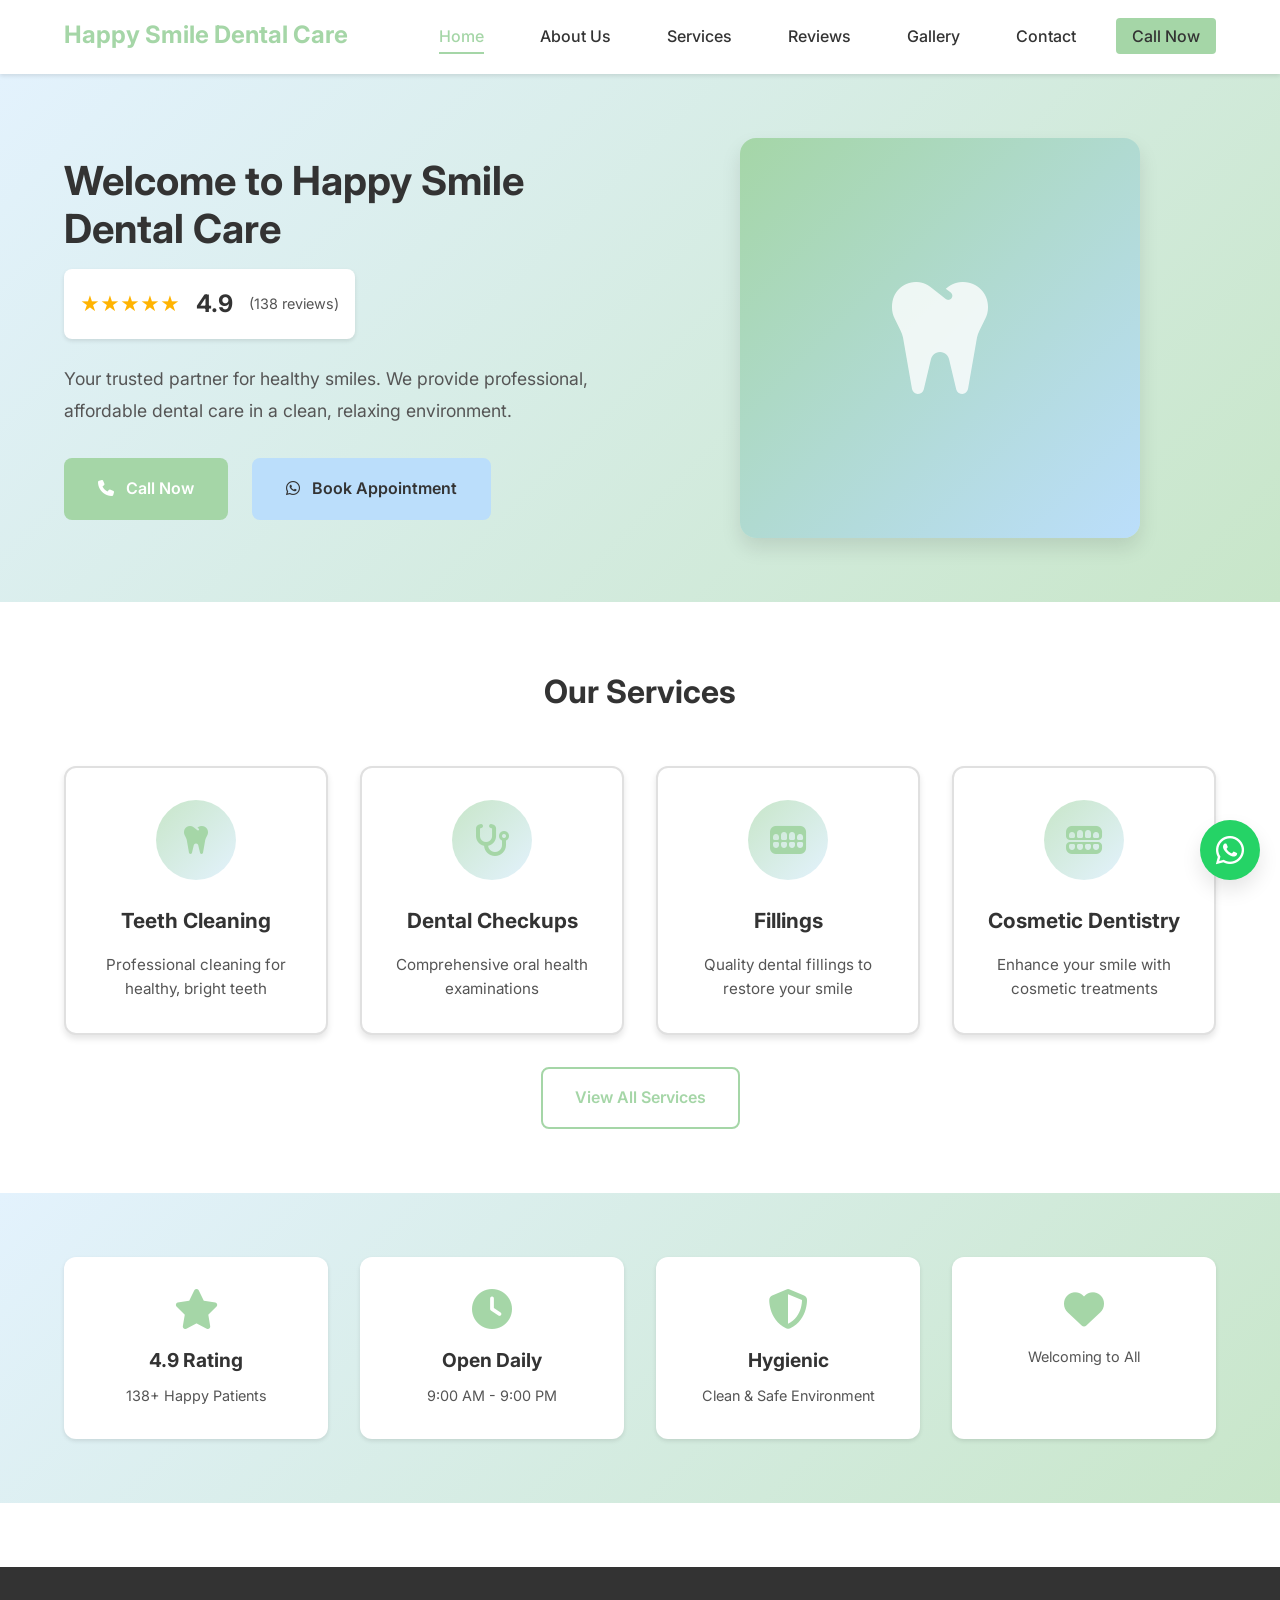
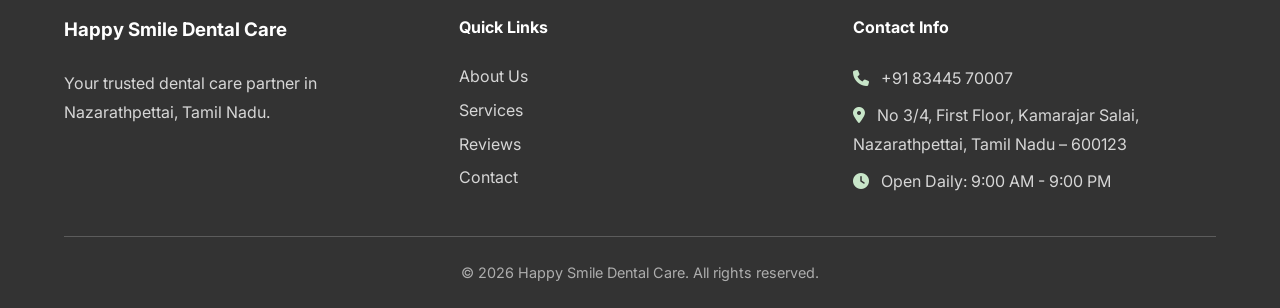
<file: index.html>
<!DOCTYPE html>
<html lang="en">
<head>
    <meta charset="UTF-8">
    <meta name="viewport" content="width=device-width, initial-scale=1.0">
    <meta name="description" content="Happy Smile Dental Care - Professional dental clinic in Nazarathpettai, Tamil Nadu. 4.9⭐ rated with 138 reviews. Expert dental care including cleaning, checkups, fillings, and cosmetic dentistry.">
    <meta name="keywords" content="dental clinic in Nazarathpettai, dentist near me, dental care Tamil Nadu, Happy Smile Dental Care">
    <meta property="og:title" content="Happy Smile Dental Care - Best Dental Clinic in Nazarathpettai">
    <meta property="og:description" content="4.9⭐ rated dental clinic offering professional dental care. Open daily 9 AM - 9 PM. LGBTQ+ friendly.">
    <meta property="og:type" content="website">
    <title>Happy Smile Dental Care - Best Dental Clinic in Nazarathpettai | 4.9⭐ Rated</title>
    <link rel="stylesheet" href="styles.css">
    <link rel="preconnect" href="https://fonts.googleapis.com">
    <link rel="preconnect" href="https://fonts.gstatic.com" crossorigin>
    <link href="https://fonts.googleapis.com/css2?family=Inter:wght@300;400;500;600;700&family=Noto+Sans+Tamil:wght@400;500;600;700&display=swap" rel="stylesheet">
    <link rel="stylesheet" href="https://cdnjs.cloudflare.com/ajax/libs/font-awesome/6.4.0/css/all.min.css">
    <script type="application/ld+json">
    {
      "@context": "https://schema.org",
      "@type": "DentalClinic",
      "name": "Happy Smile Dental Care",
      "image": "",
      "telephone": "+91 8344570007",
      "address": {
        "@type": "PostalAddress",
        "streetAddress": "No 3/4, First Floor, Kamarajar Salai",
        "addressLocality": "Nazarathpettai",
        "addressRegion": "Tamil Nadu",
        "postalCode": "600123",
        "addressCountry": "IN"
      },
      "openingHoursSpecification": {
        "@type": "OpeningHoursSpecification",
        "dayOfWeek": [
          "Monday",
          "Tuesday",
          "Wednesday",
          "Thursday",
          "Friday",
          "Saturday",
          "Sunday"
        ],
        "opens": "09:00",
        "closes": "21:00"
      },
      "aggregateRating": {
        "@type": "AggregateRating",
        "ratingValue": "4.9",
        "reviewCount": "138"
      }
    }
    </script>
</head>
<body>
    <!-- Navigation -->
    <nav class="navbar">
        <div class="container">
            <div class="nav-wrapper">
                <div class="logo">
                    <h1>Happy Smile Dental Care</h1>
            
                </div>
                <button class="mobile-menu-toggle" aria-label="Toggle menu">
                    <span></span>
                    <span></span>
                    <span></span>
                </button>
                <ul class="nav-menu">
                    <li><a href="index.html" class="active">Home</a></li>
                    <li><a href="about.html">About Us</a></li>
                    <li><a href="services.html">Services</a></li>
                    <li><a href="reviews.html">Reviews</a></li>
                    <li><a href="gallery.html">Gallery</a></li>
                    <li><a href="contact.html">Contact</a></li>
                    <li><a href="tel:+918344570007" class="btn-call">Call Now</a></li>
                </ul>
            </div>
        </div>
    </nav>

    <!-- Hero Section -->
    <section class="hero">
        <div class="container">
            <div class="hero-content">
                <div class="hero-text">
                    <h2 class="hero-title">Welcome to Happy Smile Dental Care</h2>
                    
                    <div class="rating-badge">
                        <span class="stars">★★★★★</span>
                        <span class="rating">4.9</span>
                        <span class="reviews">(138 reviews)</span>
                    </div>
                    <p class="hero-description">Your trusted partner for healthy smiles. We provide professional, affordable dental care in a clean, relaxing environment.</p>
                    <div class="hero-cta">
                        <a href="tel:+918344570007" class="btn btn-primary">
                            <i class="fas fa-phone"></i> Call Now
                        </a>
                        <a href="https://wa.me/918344570007?text=Hello,%20I%20would%20like%20to%20book%20an%20appointment" class="btn btn-secondary" target="_blank">
                            <i class="fab fa-whatsapp"></i> Book Appointment
                        </a>
                    </div>
                </div>
                <div class="hero-image">
                    <div class="hero-placeholder">
                        <i class="fas fa-tooth"></i>
                    </div>
                </div>
            </div>
        </div>
    </section>

    <!-- Quick Services -->
    <section class="quick-services">
        <div class="container">
            <h2 class="section-title">Our Services</h2>
            <div class="services-grid">
                <div class="service-card">
                    <div class="service-icon">
                        <i class="fas fa-tooth"></i>
                    </div>
                    <h3>Teeth Cleaning</h3>
                    <p>Professional cleaning for healthy, bright teeth</p>
                </div>
                <div class="service-card">
                    <div class="service-icon">
                        <i class="fas fa-stethoscope"></i>
                    </div>
                    <h3>Dental Checkups</h3>
                    <p>Comprehensive oral health examinations</p>
                </div>
                <div class="service-card">
                    <div class="service-icon">
                        <i class="fas fa-teeth"></i>
                    </div>
                    <h3>Fillings</h3>
                    <p>Quality dental fillings to restore your smile</p>
                </div>
                <div class="service-card">
                    <div class="service-icon">
                        <i class="fas fa-teeth-open"></i>
                    </div>
                    <h3>Cosmetic Dentistry</h3>
                    <p>Enhance your smile with cosmetic treatments</p>
                </div>
            </div>
            <div class="text-center">
                <a href="services.html" class="btn btn-outline">View All Services</a>
            </div>
        </div>
    </section>

    <!-- Trust Indicators -->
    <section class="trust-indicators">
        <div class="container">
            <div class="trust-grid">
                <div class="trust-item">
                    <i class="fas fa-star"></i>
                    <h3>4.9 Rating</h3>
                    <p>138+ Happy Patients</p>
                </div>
                <div class="trust-item">
                    <i class="fas fa-clock"></i>
                    <h3>Open Daily</h3>
                    <p>9:00 AM - 9:00 PM</p>
                </div>
                <div class="trust-item">
                    <i class="fas fa-shield-alt"></i>
                    <h3>Hygienic</h3>
                    <p>Clean & Safe Environment</p>
                </div>
                <div class="trust-item">
                    <i class="fas fa-heart"></i>
                    <p>Welcoming to All</p>
                </div>
            </div>
        </div>
    </section>

    <!-- Footer -->
    <footer class="footer">
        <div class="container">
            <div class="footer-content">
                <div class="footer-section">
                    <h3>Happy Smile Dental Care</h3>
                    <p>Your trusted dental care partner in Nazarathpettai, Tamil Nadu.</p>
                </div>
                <div class="footer-section">
                    <h4>Quick Links</h4>
                    <ul>
                        <li><a href="about.html">About Us</a></li>
                        <li><a href="services.html">Services</a></li>
                        <li><a href="reviews.html">Reviews</a></li>
                        <li><a href="contact.html">Contact</a></li>
                    </ul>
                </div>
                <div class="footer-section">
                    <h4>Contact Info</h4>
                    <p><i class="fas fa-phone"></i> <a href="tel:+918344570007">+91 83445 70007</a></p>
                    <p><i class="fas fa-map-marker-alt"></i> No 3/4, First Floor, Kamarajar Salai, Nazarathpettai, Tamil Nadu – 600123</p>
                    <p><i class="fas fa-clock"></i> Open Daily: 9:00 AM - 9:00 PM</p>
                </div>
            </div>
            <div class="footer-bottom">
                <p>&copy; 2026 Happy Smile Dental Care. All rights reserved.</p>
            </div>
        </div>
    </footer>

    <!-- WhatsApp Floating Button -->
    <a href="https://wa.me/918344570007?text=Hello,%20I%20would%20like%20to%20book%20an%20appointment" class="whatsapp-float" target="_blank" aria-label="Book appointment on WhatsApp">
        <i class="fab fa-whatsapp"></i>
    </a>

    <script src="script.js"></script>
</body>
</html>
</file>
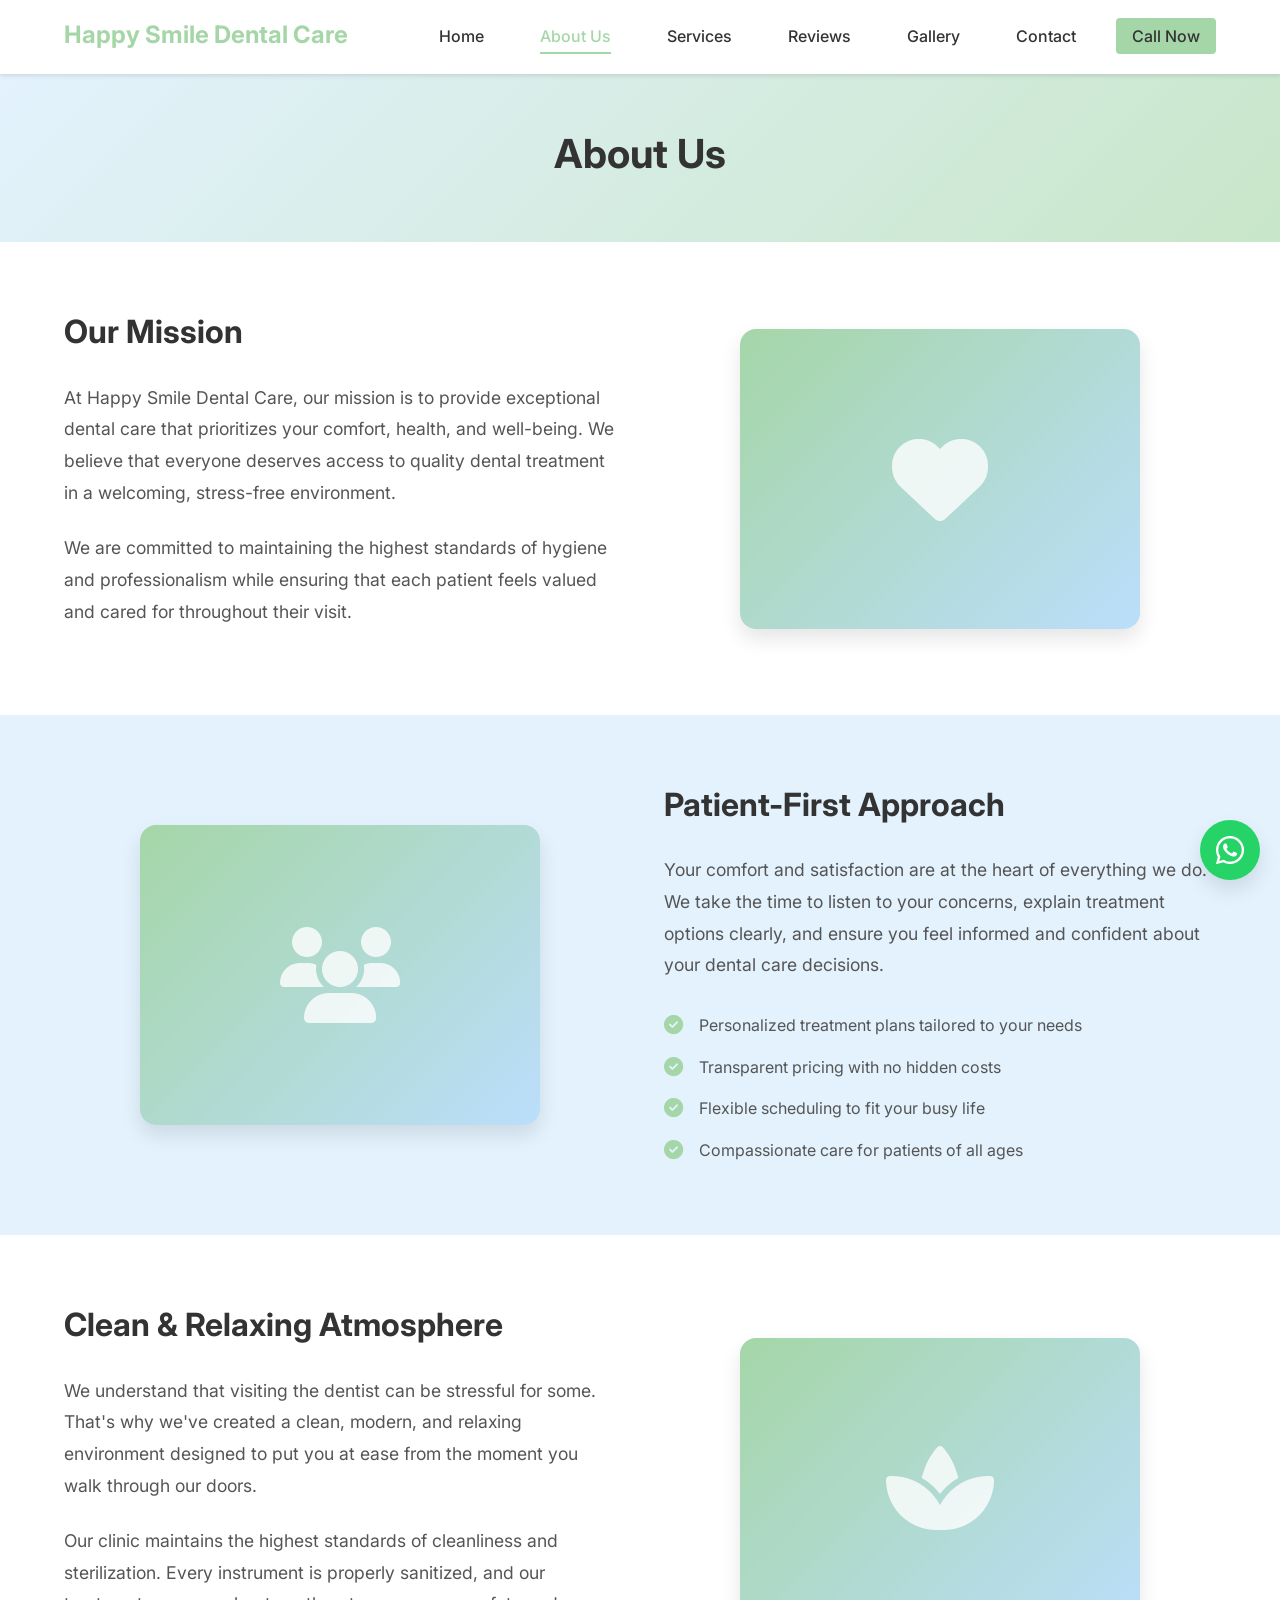
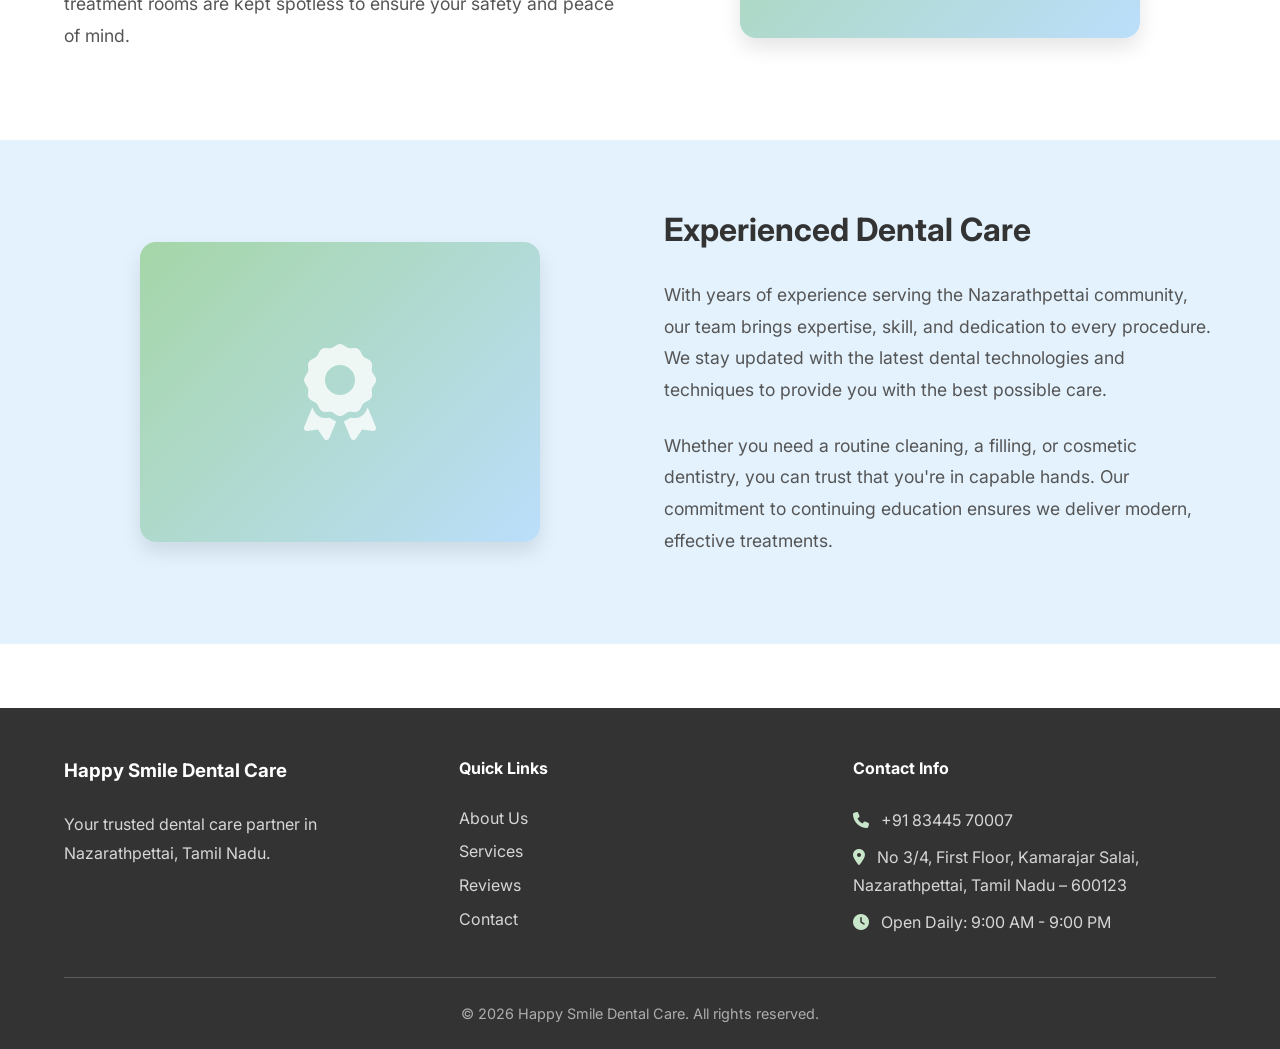
<file: about.html>
<!DOCTYPE html>
<html lang="en">
<head>
    <meta charset="UTF-8">
    <meta name="viewport" content="width=device-width, initial-scale=1.0">
    <meta name="description" content="Learn about Happy Smile Dental Care - Our mission, patient-first approach, and commitment to providing clean, relaxing dental care in Nazarathpettai.">
    <title>About Us - Happy Smile Dental Care</title>
    <link rel="stylesheet" href="styles.css">
    <link rel="preconnect" href="https://fonts.googleapis.com">
    <link rel="preconnect" href="https://fonts.gstatic.com" crossorigin>
    <link href="https://fonts.googleapis.com/css2?family=Inter:wght@300;400;500;600;700&family=Noto+Sans+Tamil:wght@400;500;600;700&display=swap" rel="stylesheet">
    <link rel="stylesheet" href="https://cdnjs.cloudflare.com/ajax/libs/font-awesome/6.4.0/css/all.min.css">
</head>
<body>
    <!-- Navigation -->
    <nav class="navbar">
        <div class="container">
            <div class="nav-wrapper">
                <div class="logo">
                    <h1>Happy Smile Dental Care</h1>
                </div>
                <button class="mobile-menu-toggle" aria-label="Toggle menu">
                    <span></span>
                    <span></span>
                    <span></span>
                </button>
                <ul class="nav-menu">
                    <li><a href="index.html">Home</a></li>
                    <li><a href="about.html" class="active">About Us</a></li>
                    <li><a href="services.html">Services</a></li>
                    <li><a href="reviews.html">Reviews</a></li>
                    <li><a href="gallery.html">Gallery</a></li>
                    <li><a href="contact.html">Contact</a></li>
                    <li><a href="tel:+919150977177" class="btn-call">Call Now</a></li>
                </ul>
            </div>
        </div>
    </nav>

    <!-- Page Header -->
    <section class="page-header">
        <div class="container">
            <h1>About Us</h1>
        </div>
    </section>

    <!-- Mission Section -->
    <section class="about-section">
        <div class="container">
            <div class="about-content">
                <div class="about-text">
                    <h2>Our Mission</h2>
                    <p>At Happy Smile Dental Care, our mission is to provide exceptional dental care that prioritizes your comfort, health, and well-being. We believe that everyone deserves access to quality dental treatment in a welcoming, stress-free environment.</p>
                    <p>We are committed to maintaining the highest standards of hygiene and professionalism while ensuring that each patient feels valued and cared for throughout their visit.</p>
                </div>
                <div class="about-image">
                    <div class="about-placeholder">
                        <i class="fas fa-heart"></i>
                    </div>
                </div>
            </div>
        </div>
    </section>

    <!-- Patient-First Approach -->
    <section class="about-section bg-light">
        <div class="container">
            <div class="about-content reverse">
                <div class="about-text">
                    <h2>Patient-First Approach</h2>
                    <p>Your comfort and satisfaction are at the heart of everything we do. We take the time to listen to your concerns, explain treatment options clearly, and ensure you feel informed and confident about your dental care decisions.</p>
                    <ul class="feature-list">
                        <li><i class="fas fa-check-circle"></i> Personalized treatment plans tailored to your needs</li>
                        <li><i class="fas fa-check-circle"></i> Transparent pricing with no hidden costs</li>
                        <li><i class="fas fa-check-circle"></i> Flexible scheduling to fit your busy life</li>
                        <li><i class="fas fa-check-circle"></i> Compassionate care for patients of all ages</li>
                    </ul>
                </div>
                <div class="about-image">
                    <div class="about-placeholder">
                        <i class="fas fa-users"></i>
                    </div>
                </div>
            </div>
        </div>
    </section>

    <!-- Clean & Relaxing Atmosphere -->
    <section class="about-section">
        <div class="container">
            <div class="about-content">
                <div class="about-text">
                    <h2>Clean & Relaxing Atmosphere</h2>
                    <p>We understand that visiting the dentist can be stressful for some. That's why we've created a clean, modern, and relaxing environment designed to put you at ease from the moment you walk through our doors.</p>
                    <p>Our clinic maintains the highest standards of cleanliness and sterilization. Every instrument is properly sanitized, and our treatment rooms are kept spotless to ensure your safety and peace of mind.</p>
                </div>
                <div class="about-image">
                    <div class="about-placeholder">
                        <i class="fas fa-spa"></i>
                    </div>
                </div>
            </div>
        </div>
    </section>

    <!-- Experienced Care -->
    <section class="about-section bg-light">
        <div class="container">
            <div class="about-content reverse">
                <div class="about-text">
                    <h2>Experienced Dental Care</h2>
                    <p>With years of experience serving the Nazarathpettai community, our team brings expertise, skill, and dedication to every procedure. We stay updated with the latest dental technologies and techniques to provide you with the best possible care.</p>
                    <p>Whether you need a routine cleaning, a filling, or cosmetic dentistry, you can trust that you're in capable hands. Our commitment to continuing education ensures we deliver modern, effective treatments.</p>
                </div>
                <div class="about-image">
                    <div class="about-placeholder">
                        <i class="fas fa-award"></i>
                    </div>
                </div>
            </div>
        </div>
    </section>


    <!-- Footer -->
    <footer class="footer">
        <div class="container">
            <div class="footer-content">
                <div class="footer-section">
                    <h3>Happy Smile Dental Care</h3>
                    <p>Your trusted dental care partner in Nazarathpettai, Tamil Nadu.</p>
                </div>
                <div class="footer-section">
                    <h4>Quick Links</h4>
                    <ul>
                        <li><a href="about.html">About Us</a></li>
                        <li><a href="services.html">Services</a></li>
                        <li><a href="reviews.html">Reviews</a></li>
                        <li><a href="contact.html">Contact</a></li>
                    </ul>
                </div>
                <div class="footer-section">
                    <h4>Contact Info</h4>
                    <p><i class="fas fa-phone"></i> <a href="tel:+918344570007">+91 83445 70007</a></p>
                    <p><i class="fas fa-map-marker-alt"></i> No 3/4, First Floor, Kamarajar Salai, Nazarathpettai, Tamil Nadu – 600123</p>
                    <p><i class="fas fa-clock"></i> Open Daily: 9:00 AM - 9:00 PM</p>
                </div>
            </div>
            <div class="footer-bottom">
                <p>&copy; 2026 Happy Smile Dental Care. All rights reserved.</p>
            </div>
        </div>
    </footer>

    <!-- WhatsApp Floating Button -->
    <a href="https://wa.me/918344570007?text=Hello,%20I%20would%20like%20to%20book%20an%20appointment" class="whatsapp-float" target="_blank" aria-label="Book appointment on WhatsApp">
        <i class="fab fa-whatsapp"></i>
    </a>

    <script src="script.js"></script>
</body>
</html>
</file>
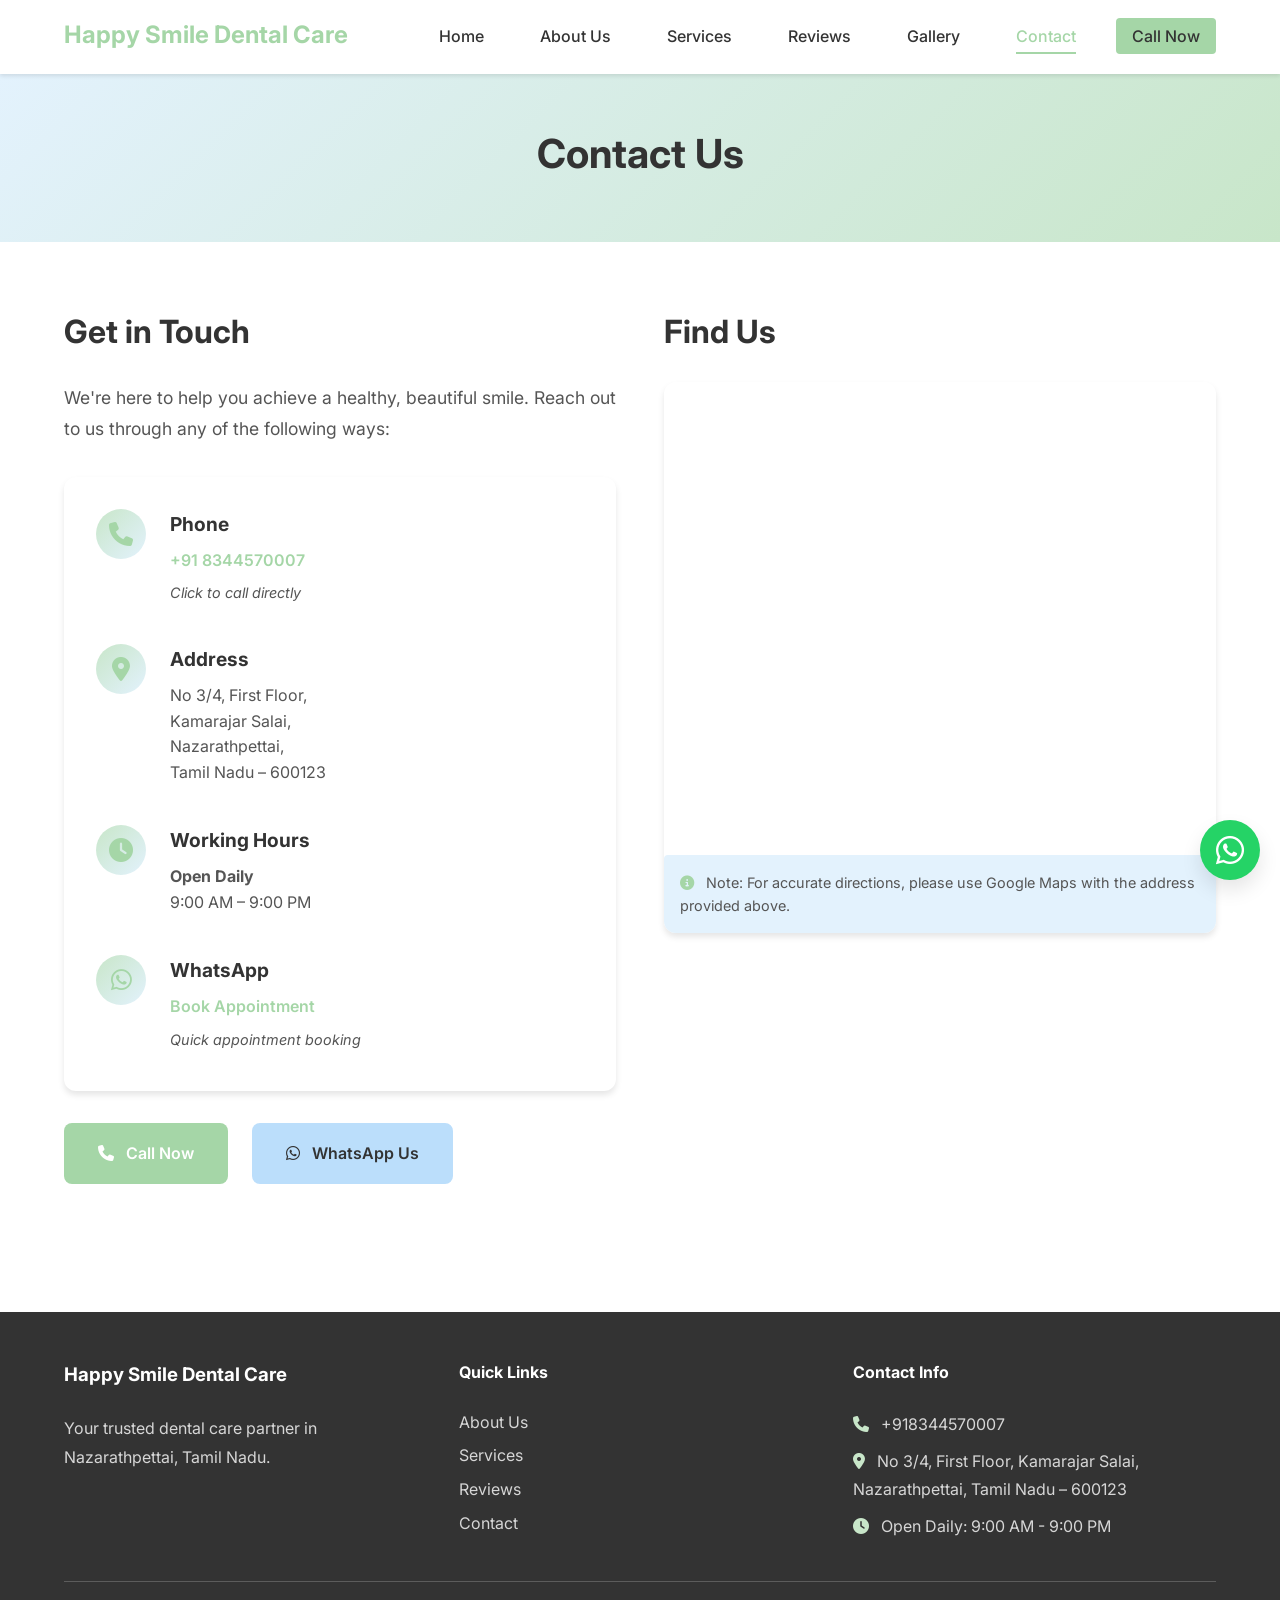
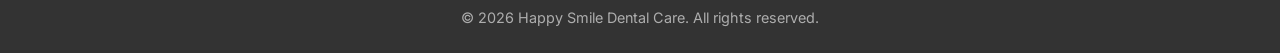
<file: contact.html>
<!DOCTYPE html>
<html lang="en">
<head>
    <meta charset="UTF-8">
    <meta name="viewport" content="width=device-width, initial-scale=1.0">
    <meta name="description" content="Contact Happy Smile Dental Care in Nazarathpettai. Call +918344570007 or visit us at No 3/4, First Floor, Kamarajar Salai. Open daily 9 AM - 9 PM.">
    <title>Contact Us - Happy Smile Dental Care</title>
    <link rel="stylesheet" href="styles.css">
    <link rel="preconnect" href="https://fonts.googleapis.com">
    <link rel="preconnect" href="https://fonts.gstatic.com" crossorigin>
    <link href="https://fonts.googleapis.com/css2?family=Inter:wght@300;400;500;600;700&family=Noto+Sans+Tamil:wght@400;500;600;700&display=swap" rel="stylesheet">
    <link rel="stylesheet" href="https://cdnjs.cloudflare.com/ajax/libs/font-awesome/6.4.0/css/all.min.css">
</head>
<body>
    <!-- Navigation -->
    <nav class="navbar">
        <div class="container">
            <div class="nav-wrapper">
                <div class="logo">
                    <h1>Happy Smile Dental Care</h1>
                </div>
                <button class="mobile-menu-toggle" aria-label="Toggle menu">
                    <span></span>
                    <span></span>
                    <span></span>
                </button>
                <ul class="nav-menu">
                    <li><a href="index.html">Home</a></li>
                    <li><a href="about.html">About Us</a></li>
                    <li><a href="services.html">Services</a></li>
                    <li><a href="reviews.html">Reviews</a></li>
                    <li><a href="gallery.html">Gallery</a></li>
                    <li><a href="contact.html" class="active">Contact</a></li>
                    <li><a href="tel:+919150977177" class="btn-call">Call Now</a></li>
                </ul>
            </div>
        </div>
    </nav>

    <!-- Page Header -->
    <section class="page-header">
        <div class="container">
            <h1>Contact Us</h1>
        </div>
    </section>

    <!-- Contact Section -->
    <section class="contact-section">
        <div class="container">
            <div class="contact-wrapper">
                <div class="contact-info">
                    <h2>Get in Touch</h2>
                    <p>We're here to help you achieve a healthy, beautiful smile. Reach out to us through any of the following ways:</p>
                    
                    <div class="contact-card">
                        <div class="contact-item">
                            <div class="contact-icon">
                                <i class="fas fa-phone"></i>
                            </div>
                            <div class="contact-details">
                                <h3>Phone</h3>
                                <p><a href="tel:+919150977177">+91 8344570007</a></p>
                                <p class="contact-note">Click to call directly</p>
                            </div>
                        </div>

                        <div class="contact-item">
                            <div class="contact-icon">
                                <i class="fas fa-map-marker-alt"></i>
                            </div>
                            <div class="contact-details">
                                <h3>Address</h3>
                                <p>No 3/4, First Floor,<br>Kamarajar Salai,<br>Nazarathpettai,<br>Tamil Nadu – 600123</p>
                            </div>
                        </div>

                        <div class="contact-item">
                            <div class="contact-icon">
                                <i class="fas fa-clock"></i>
                            </div>
                            <div class="contact-details">
                                <h3>Working Hours</h3>
                                <p><strong>Open Daily</strong><br>9:00 AM – 9:00 PM</p>
                            </div>
                        </div>

                        <div class="contact-item">
                            <div class="contact-icon">
                                <i class="fab fa-whatsapp"></i>
                            </div>
                            <div class="contact-details">
                                <h3>WhatsApp</h3>
                                <p><a href="https://wa.me/918344570007?text=Hello,%20I%20would%20like%20to%20book%20an%20appointment" target="_blank">Book Appointment</a></p>
                                <p class="contact-note">Quick appointment booking</p>
                            </div>
                        </div>
                    </div>

                    <div class="contact-cta">
                        <a href="tel:+918344570007" class="btn btn-primary">
                            <i class="fas fa-phone"></i> Call Now
                        </a>
                        <a href="https://wa.me/918344570007?text=Hello,%20I%20would%20like%20to%20book%20an%20appointment" class="btn btn-secondary" target="_blank">
                            <i class="fab fa-whatsapp"></i> WhatsApp Us
                        </a>
                    </div>
                </div>

                <div class="contact-map">
                    <h2>Find Us</h2>
                    <div class="map-container">
                        <iframe 
                            src="https://www.google.com/maps/embed?pb=!1m18!1m12!1m3!1d3887.5!2d80.2!3d13.0!2m3!1f0!2f0!3f0!3m2!1i1024!2i768!4f13.1!3m3!1m2!1s0x0%3A0x0!2zMTPCsDAwJzAwLjAiTiA4MMKwMTInMDAuMCJF!5e0!3m2!1sen!2sin!4v1234567890123!5m2!1sen!2sin" 
                            width="100%" 
                            height="450" 
                            style="border:0;" 
                            allowfullscreen="" 
                            loading="lazy" 
                            referrerpolicy="no-referrer-when-downgrade"
                            title="Happy Smile Dental Care Location">
                        </iframe>
                        <p class="map-note">
                            <i class="fas fa-info-circle"></i> 
                            Note: For accurate directions, please use Google Maps with the address provided above.
                        </p>
                    </div>
                </div>
            </div>
        </div>
    </section>

    <!-- Footer -->
    <footer class="footer">
        <div class="container">
            <div class="footer-content">
                <div class="footer-section">
                    <h3>Happy Smile Dental Care</h3>
                    <p>Your trusted dental care partner in Nazarathpettai, Tamil Nadu.</p>
                </div>
                <div class="footer-section">
                    <h4>Quick Links</h4>
                    <ul>
                        <li><a href="about.html">About Us</a></li>
                        <li><a href="services.html">Services</a></li>
                        <li><a href="reviews.html">Reviews</a></li>
                        <li><a href="contact.html">Contact</a></li>
                    </ul>
                </div>
                <div class="footer-section">
                    <h4>Contact Info</h4>
                    <p><i class="fas fa-phone"></i> <a href="tel:+918344570007">+918344570007</a></p>
                    <p><i class="fas fa-map-marker-alt"></i> No 3/4, First Floor, Kamarajar Salai, Nazarathpettai, Tamil Nadu – 600123</p>
                    <p><i class="fas fa-clock"></i> Open Daily: 9:00 AM - 9:00 PM</p>
                </div>
            </div>
            <div class="footer-bottom">
                <p>&copy; 2026 Happy Smile Dental Care. All rights reserved.</p>
            </div>
        </div>
    </footer>

    <!-- WhatsApp Floating Button -->
    <a href="https://wa.me/918344570007?text=Hello,%20I%20would%20like%20to%20book%20an%20appointment" class="whatsapp-float" target="_blank" aria-label="Book appointment on WhatsApp">
        <i class="fab fa-whatsapp"></i>
    </a>

    <script src="script.js"></script>
</body>
</html>
</file>
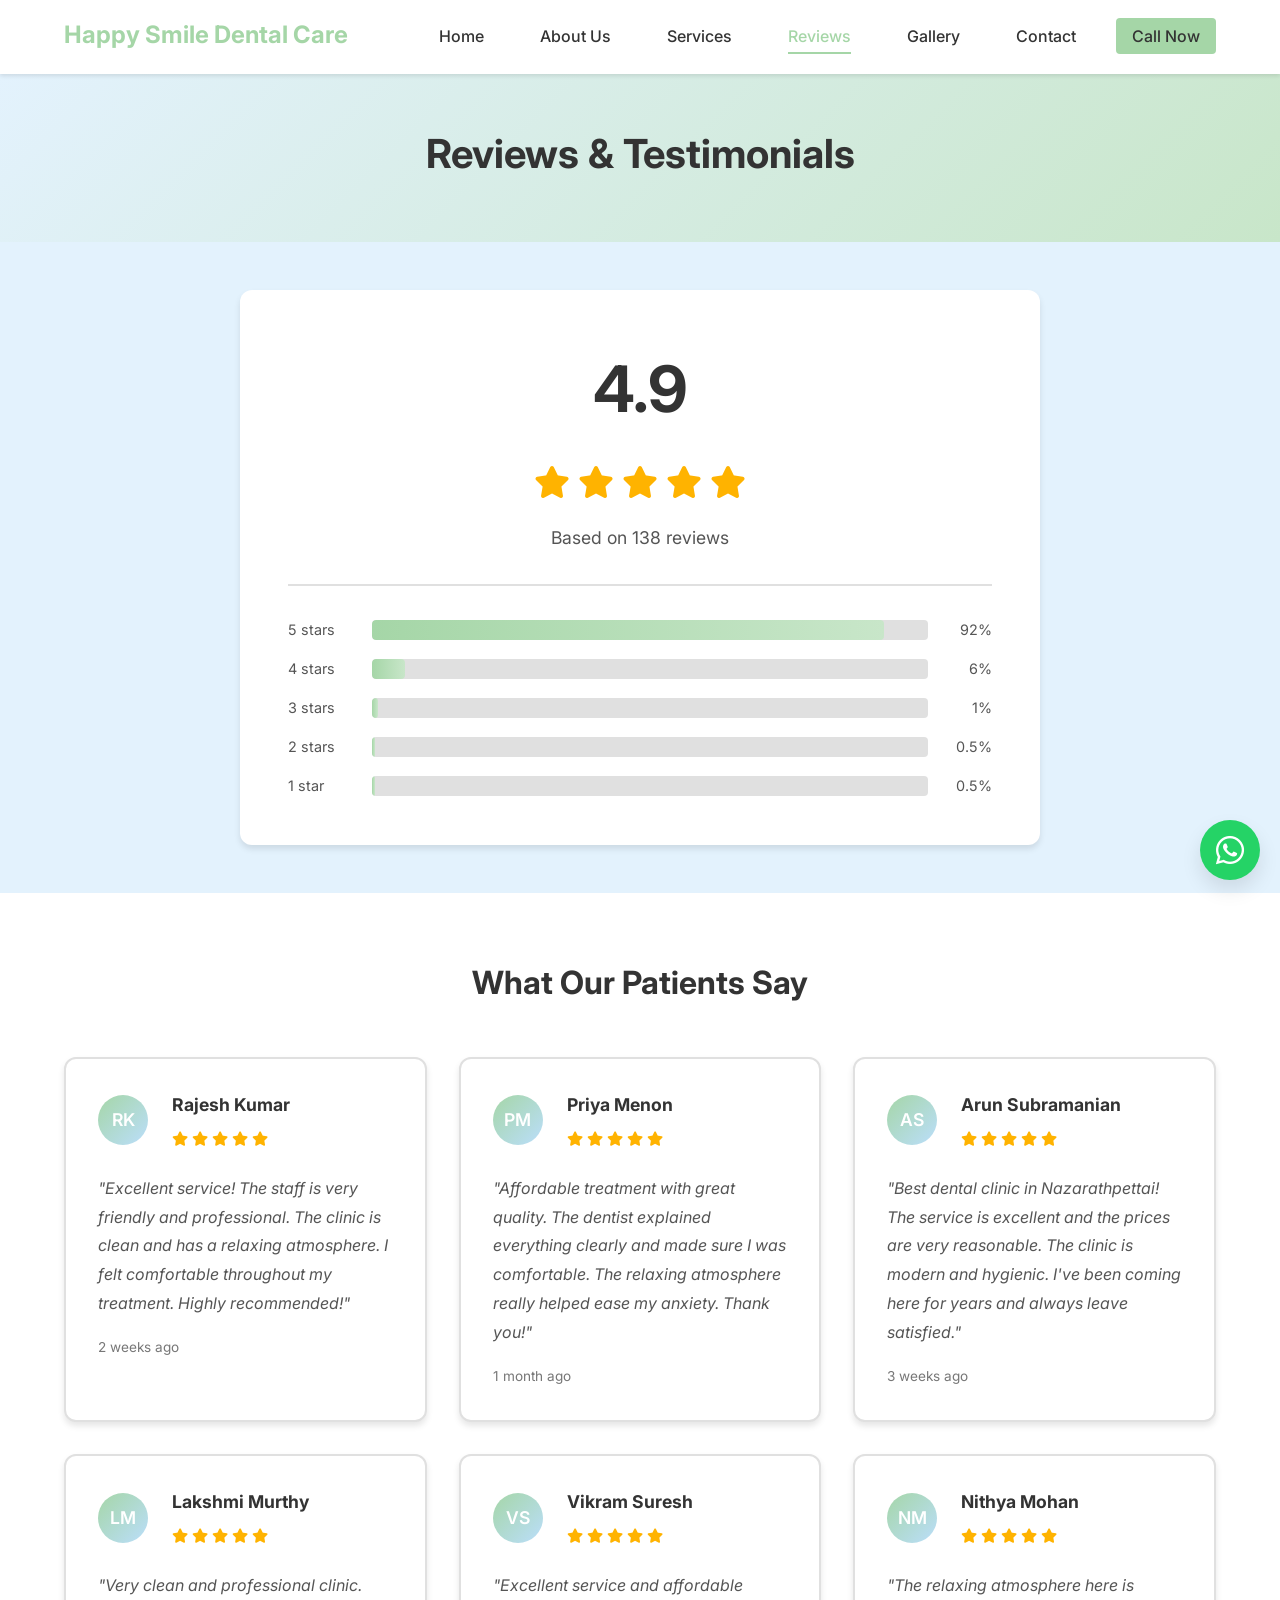
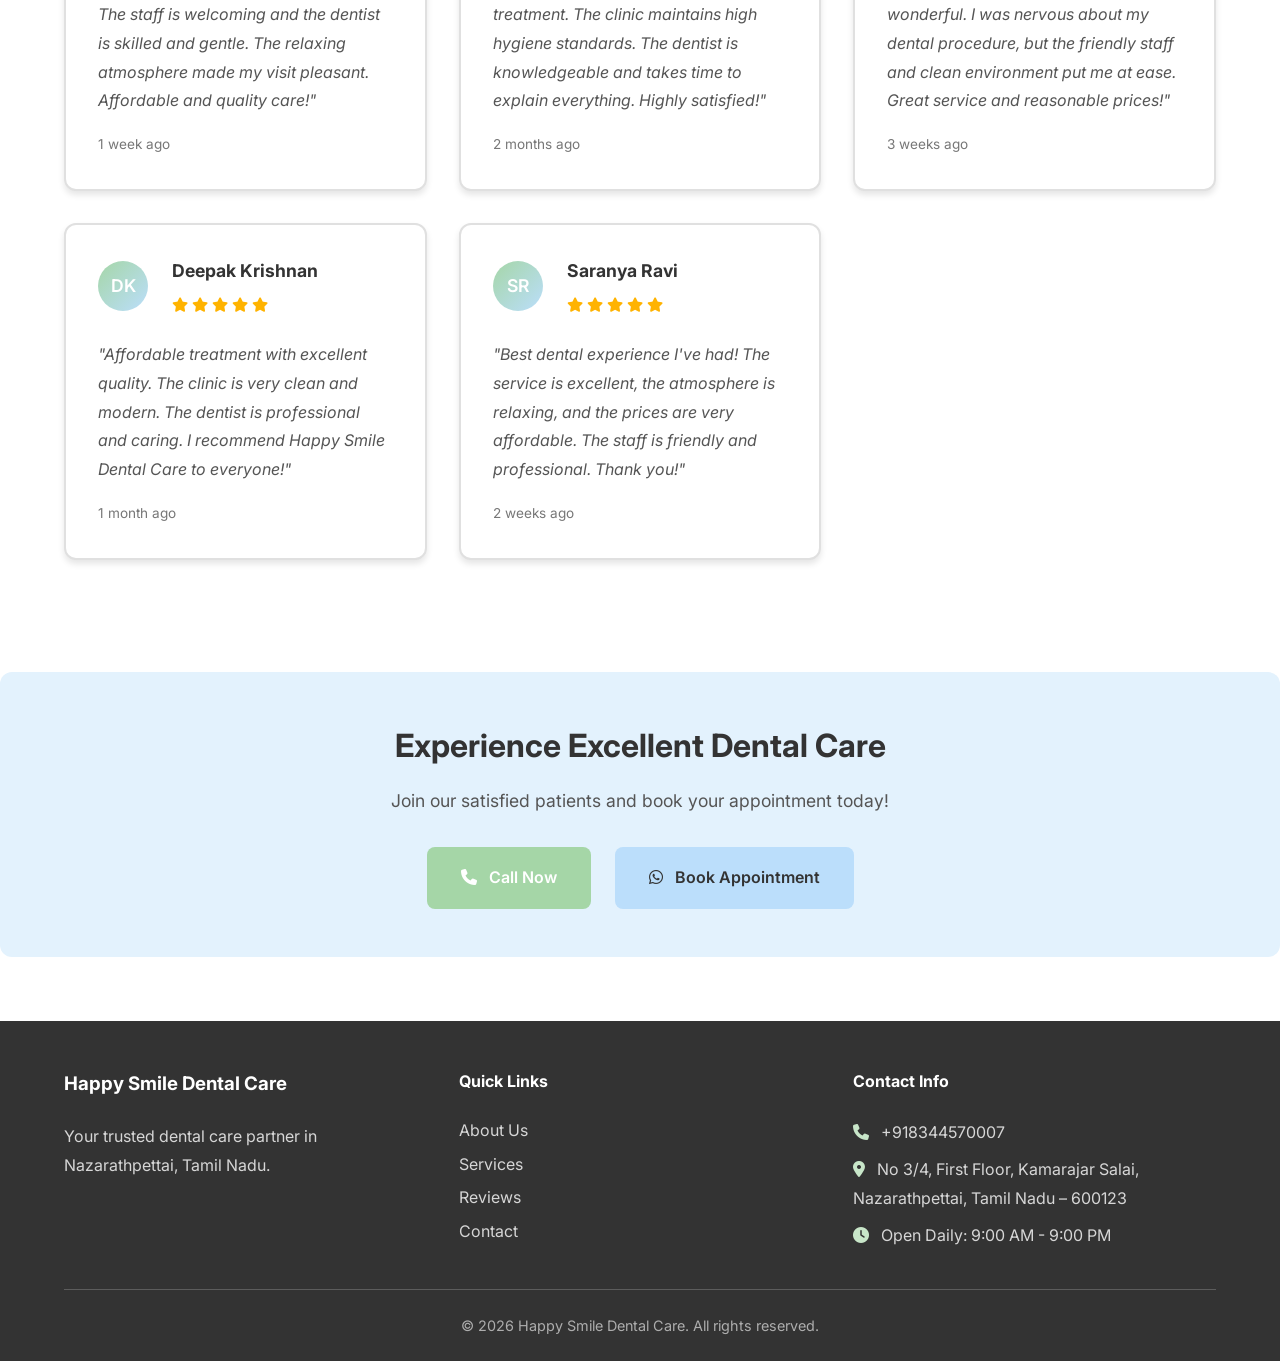
<file: reviews.html>
<!DOCTYPE html>
<html lang="en">
<head>
    <meta charset="UTF-8">
    <meta name="viewport" content="width=device-width, initial-scale=1.0">
    <meta name="description" content="Read reviews and testimonials from our satisfied patients. Happy Smile Dental Care has a 4.9⭐ rating with 138+ reviews praising our excellent service and relaxing atmosphere.">
    <title>Reviews & Testimonials - Happy Smile Dental Care</title>
    <link rel="stylesheet" href="styles.css">
    <link rel="preconnect" href="https://fonts.googleapis.com">
    <link rel="preconnect" href="https://fonts.gstatic.com" crossorigin>
    <link href="https://fonts.googleapis.com/css2?family=Inter:wght@300;400;500;600;700&family=Noto+Sans+Tamil:wght@400;500;600;700&display=swap" rel="stylesheet">
    <link rel="stylesheet" href="https://cdnjs.cloudflare.com/ajax/libs/font-awesome/6.4.0/css/all.min.css">
</head>
<body>
    <!-- Navigation -->
    <nav class="navbar">
        <div class="container">
            <div class="nav-wrapper">
                <div class="logo">
                    <h1>Happy Smile Dental Care</h1>
                </div>
                <button class="mobile-menu-toggle" aria-label="Toggle menu">
                    <span></span>
                    <span></span>
                    <span></span>
                </button>
                <ul class="nav-menu">
                    <li><a href="index.html">Home</a></li>
                    <li><a href="about.html">About Us</a></li>
                    <li><a href="services.html">Services</a></li>
                    <li><a href="reviews.html" class="active">Reviews</a></li>
                    <li><a href="gallery.html">Gallery</a></li>
                    <li><a href="contact.html">Contact</a></li>
                    <li><a href="tel:+919150977177" class="btn-call">Call Now</a></li>
                </ul>
            </div>
        </div>
    </nav>

    <!-- Page Header -->
    <section class="page-header">
        <div class="container">
            <h1>Reviews & Testimonials</h1>
        </div>
    </section>

    <!-- Rating Display -->
    <section class="rating-display">
        <div class="container">
            <div class="rating-card">
                <div class="rating-main">
                    <div class="rating-number">4.9</div>
                    <div class="rating-stars-large">
                        <i class="fas fa-star"></i>
                        <i class="fas fa-star"></i>
                        <i class="fas fa-star"></i>
                        <i class="fas fa-star"></i>
                        <i class="fas fa-star"></i>
                    </div>
                    <p class="rating-count">Based on 138 reviews</p>
                </div>
                <div class="rating-breakdown">
                    <div class="rating-bar">
                        <span>5 stars</span>
                        <div class="bar">
                            <div class="bar-fill" style="width: 92%"></div>
                        </div>
                        <span>92%</span>
                    </div>
                    <div class="rating-bar">
                        <span>4 stars</span>
                        <div class="bar">
                            <div class="bar-fill" style="width: 6%"></div>
                        </div>
                        <span>6%</span>
                    </div>
                    <div class="rating-bar">
                        <span>3 stars</span>
                        <div class="bar">
                            <div class="bar-fill" style="width: 1%"></div>
                        </div>
                        <span>1%</span>
                    </div>
                    <div class="rating-bar">
                        <span>2 stars</span>
                        <div class="bar">
                            <div class="bar-fill" style="width: 0.5%"></div>
                        </div>
                        <span>0.5%</span>
                    </div>
                    <div class="rating-bar">
                        <span>1 star</span>
                        <div class="bar">
                            <div class="bar-fill" style="width: 0.5%"></div>
                        </div>
                        <span>0.5%</span>
                    </div>
                </div>
            </div>
        </div>
    </section>

    <!-- Testimonials -->
    <section class="testimonials-section">
        <div class="container">
            <h2 class="section-title">What Our Patients Say</h2>
            <div class="testimonials-grid">
                <div class="testimonial-card">
                    <div class="testimonial-header">
                        <div class="testimonial-avatar">
                            <span>RK</span>
                        </div>
                        <div class="testimonial-info">
                            <h4>Rajesh Kumar</h4>
                            <div class="testimonial-rating">
                                <i class="fas fa-star"></i>
                                <i class="fas fa-star"></i>
                                <i class="fas fa-star"></i>
                                <i class="fas fa-star"></i>
                                <i class="fas fa-star"></i>
                            </div>
                        </div>
                    </div>
                    <p class="testimonial-text">"Excellent service! The staff is very friendly and professional. The clinic is clean and has a relaxing atmosphere. I felt comfortable throughout my treatment. Highly recommended!"</p>
                    <span class="testimonial-date">2 weeks ago</span>
                </div>

                <div class="testimonial-card">
                    <div class="testimonial-header">
                        <div class="testimonial-avatar">
                            <span>PM</span>
                        </div>
                        <div class="testimonial-info">
                            <h4>Priya Menon</h4>
                            <div class="testimonial-rating">
                                <i class="fas fa-star"></i>
                                <i class="fas fa-star"></i>
                                <i class="fas fa-star"></i>
                                <i class="fas fa-star"></i>
                                <i class="fas fa-star"></i>
                            </div>
                        </div>
                    </div>
                    <p class="testimonial-text">"Affordable treatment with great quality. The dentist explained everything clearly and made sure I was comfortable. The relaxing atmosphere really helped ease my anxiety. Thank you!"</p>
                    <span class="testimonial-date">1 month ago</span>
                </div>

                <div class="testimonial-card">
                    <div class="testimonial-header">
                        <div class="testimonial-avatar">
                            <span>AS</span>
                        </div>
                        <div class="testimonial-info">
                            <h4>Arun Subramanian</h4>
                            <div class="testimonial-rating">
                                <i class="fas fa-star"></i>
                                <i class="fas fa-star"></i>
                                <i class="fas fa-star"></i>
                                <i class="fas fa-star"></i>
                                <i class="fas fa-star"></i>
                            </div>
                        </div>
                    </div>
                    <p class="testimonial-text">"Best dental clinic in Nazarathpettai! The service is excellent and the prices are very reasonable. The clinic is modern and hygienic. I've been coming here for years and always leave satisfied."</p>
                    <span class="testimonial-date">3 weeks ago</span>
                </div>

                <div class="testimonial-card">
                    <div class="testimonial-header">
                        <div class="testimonial-avatar">
                            <span>LM</span>
                        </div>
                        <div class="testimonial-info">
                            <h4>Lakshmi Murthy</h4>
                            <div class="testimonial-rating">
                                <i class="fas fa-star"></i>
                                <i class="fas fa-star"></i>
                                <i class="fas fa-star"></i>
                                <i class="fas fa-star"></i>
                                <i class="fas fa-star"></i>
                            </div>
                        </div>
                    </div>
                    <p class="testimonial-text">"Very clean and professional clinic. The staff is welcoming and the dentist is skilled and gentle. The relaxing atmosphere made my visit pleasant. Affordable and quality care!"</p>
                    <span class="testimonial-date">1 week ago</span>
                </div>

                <div class="testimonial-card">
                    <div class="testimonial-header">
                        <div class="testimonial-avatar">
                            <span>VS</span>
                        </div>
                        <div class="testimonial-info">
                            <h4>Vikram Suresh</h4>
                            <div class="testimonial-rating">
                                <i class="fas fa-star"></i>
                                <i class="fas fa-star"></i>
                                <i class="fas fa-star"></i>
                                <i class="fas fa-star"></i>
                                <i class="fas fa-star"></i>
                            </div>
                        </div>
                    </div>
                    <p class="testimonial-text">"Excellent service and affordable treatment. The clinic maintains high hygiene standards. The dentist is knowledgeable and takes time to explain everything. Highly satisfied!"</p>
                    <span class="testimonial-date">2 months ago</span>
                </div>

                <div class="testimonial-card">
                    <div class="testimonial-header">
                        <div class="testimonial-avatar">
                            <span>NM</span>
                        </div>
                        <div class="testimonial-info">
                            <h4>Nithya Mohan</h4>
                            <div class="testimonial-rating">
                                <i class="fas fa-star"></i>
                                <i class="fas fa-star"></i>
                                <i class="fas fa-star"></i>
                                <i class="fas fa-star"></i>
                                <i class="fas fa-star"></i>
                            </div>
                        </div>
                    </div>
                    <p class="testimonial-text">"The relaxing atmosphere here is wonderful. I was nervous about my dental procedure, but the friendly staff and clean environment put me at ease. Great service and reasonable prices!"</p>
                    <span class="testimonial-date">3 weeks ago</span>
                </div>

                <div class="testimonial-card">
                    <div class="testimonial-header">
                        <div class="testimonial-avatar">
                            <span>DK</span>
                        </div>
                        <div class="testimonial-info">
                            <h4>Deepak Krishnan</h4>
                            <div class="testimonial-rating">
                                <i class="fas fa-star"></i>
                                <i class="fas fa-star"></i>
                                <i class="fas fa-star"></i>
                                <i class="fas fa-star"></i>
                                <i class="fas fa-star"></i>
                            </div>
                        </div>
                    </div>
                    <p class="testimonial-text">"Affordable treatment with excellent quality. The clinic is very clean and modern. The dentist is professional and caring. I recommend Happy Smile Dental Care to everyone!"</p>
                    <span class="testimonial-date">1 month ago</span>
                </div>

                <div class="testimonial-card">
                    <div class="testimonial-header">
                        <div class="testimonial-avatar">
                            <span>SR</span>
                        </div>
                        <div class="testimonial-info">
                            <h4>Saranya Ravi</h4>
                            <div class="testimonial-rating">
                                <i class="fas fa-star"></i>
                                <i class="fas fa-star"></i>
                                <i class="fas fa-star"></i>
                                <i class="fas fa-star"></i>
                                <i class="fas fa-star"></i>
                            </div>
                        </div>
                    </div>
                    <p class="testimonial-text">"Best dental experience I've had! The service is excellent, the atmosphere is relaxing, and the prices are very affordable. The staff is friendly and professional. Thank you!"</p>
                    <span class="testimonial-date">2 weeks ago</span>
                </div>
            </div>
        </div>
    </section>

    <!-- CTA Section -->
    <section class="cta-section">
        <div class="container">
            <h2>Experience Excellent Dental Care</h2>
            <p>Join our satisfied patients and book your appointment today!</p>
            <div class="cta-buttons">
                <a href="tel:+918344570007" class="btn btn-primary">
                    <i class="fas fa-phone"></i> Call Now
                </a>
                <a href="https://wa.me/918344570007?text=Hello,%20I%20would%20like%20to%20book%20an%20appointment" class="btn btn-secondary" target="_blank">
                    <i class="fab fa-whatsapp"></i> Book Appointment
                </a>
            </div>
        </div>
    </section>

    <!-- Footer -->
    <footer class="footer">
        <div class="container">
            <div class="footer-content">
                <div class="footer-section">
                    <h3>Happy Smile Dental Care</h3>
                    <p>Your trusted dental care partner in Nazarathpettai, Tamil Nadu.</p>
                </div>
                <div class="footer-section">
                    <h4>Quick Links</h4>
                    <ul>
                        <li><a href="about.html">About Us</a></li>
                        <li><a href="services.html">Services</a></li>
                        <li><a href="reviews.html">Reviews</a></li>
                        <li><a href="contact.html">Contact</a></li>
                    </ul>
                </div>
                <div class="footer-section">
                    <h4>Contact Info</h4>
                    <p><i class="fas fa-phone"></i> <a href="tel:+918344570007">+918344570007</a></p>
                    <p><i class="fas fa-map-marker-alt"></i> No 3/4, First Floor, Kamarajar Salai, Nazarathpettai, Tamil Nadu – 600123</p>
                    <p><i class="fas fa-clock"></i> Open Daily: 9:00 AM - 9:00 PM</p>
                </div>
            </div>
            <div class="footer-bottom">
                <p>&copy; 2026 Happy Smile Dental Care. All rights reserved.</p>
            </div>
        </div>
    </footer>

    <!-- WhatsApp Floating Button -->
    <a href="https://wa.me/918344570007?text=Hello,%20I%20would%20like%20to%20book%20an%20appointment" class="whatsapp-float" target="_blank" aria-label="Book appointment on WhatsApp">
        <i class="fab fa-whatsapp"></i>
    </a>

    <script src="script.js"></script>
</body>
</html>
</file>
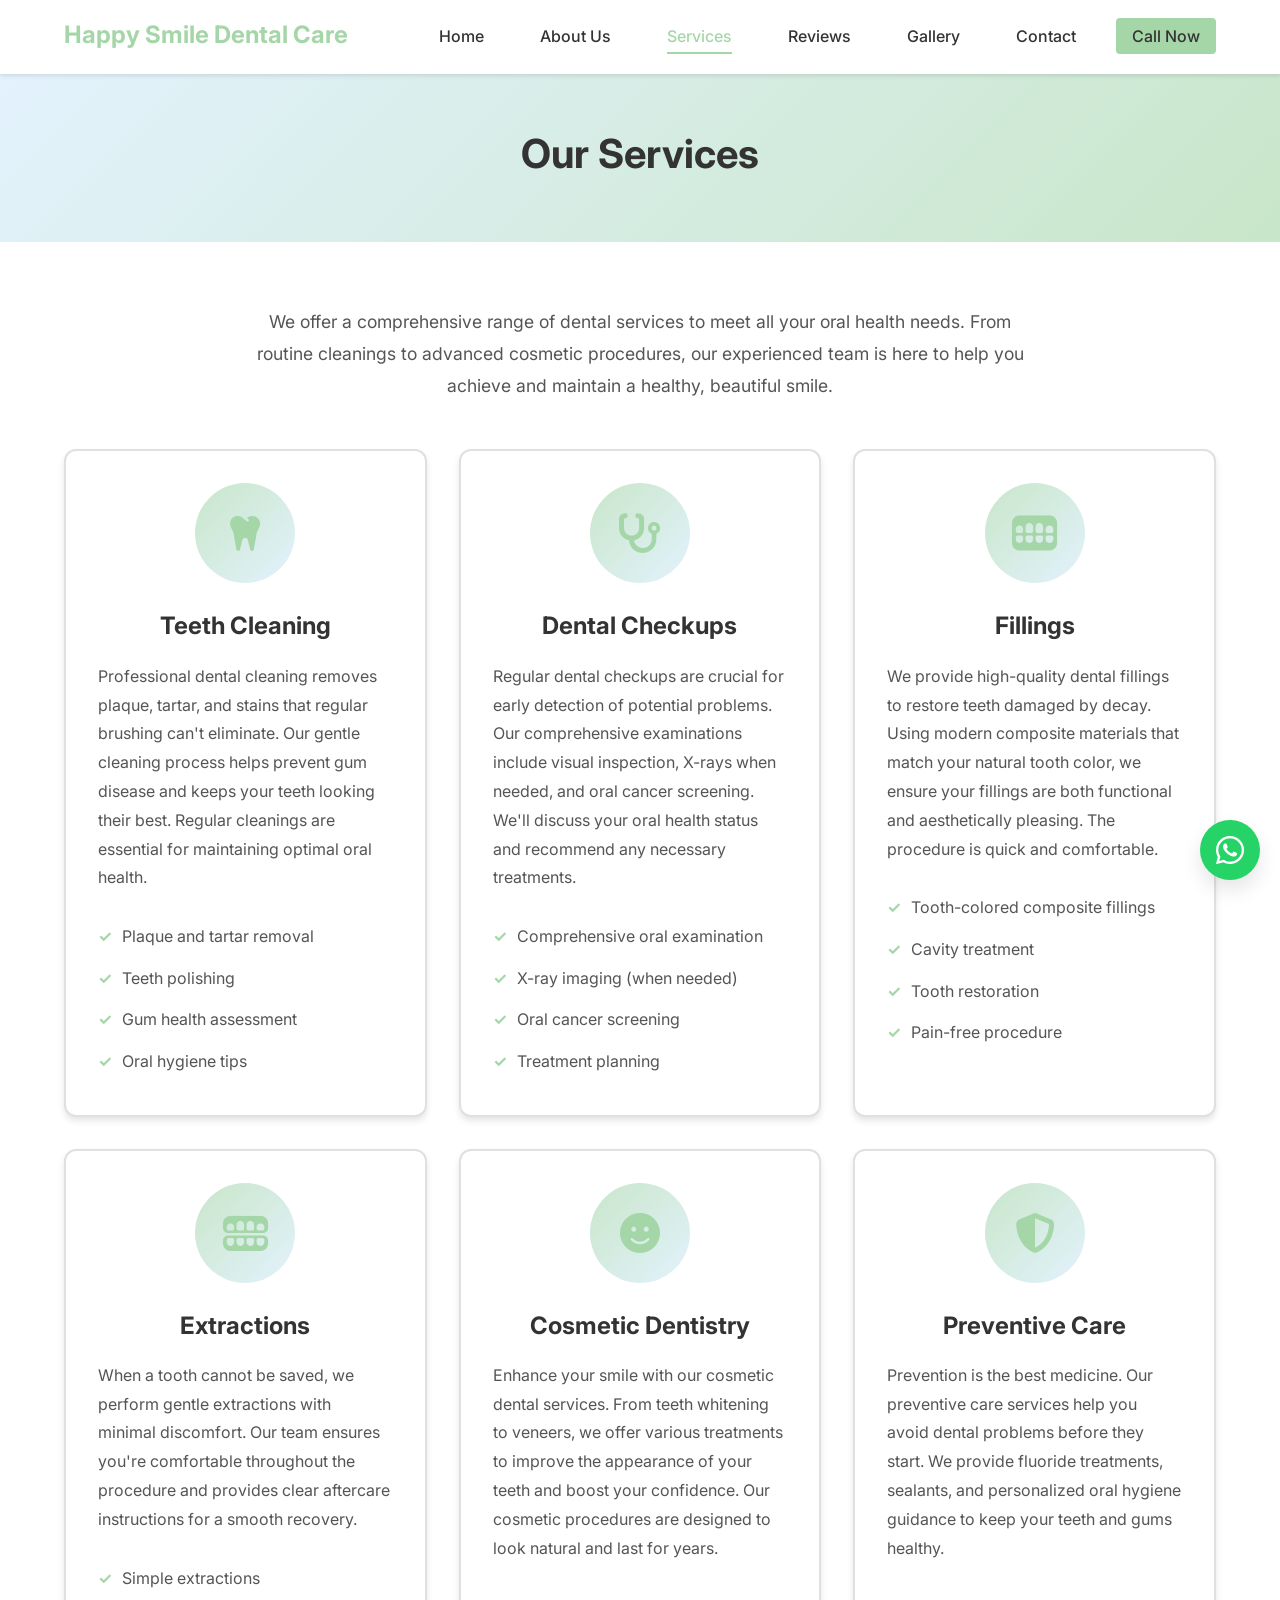
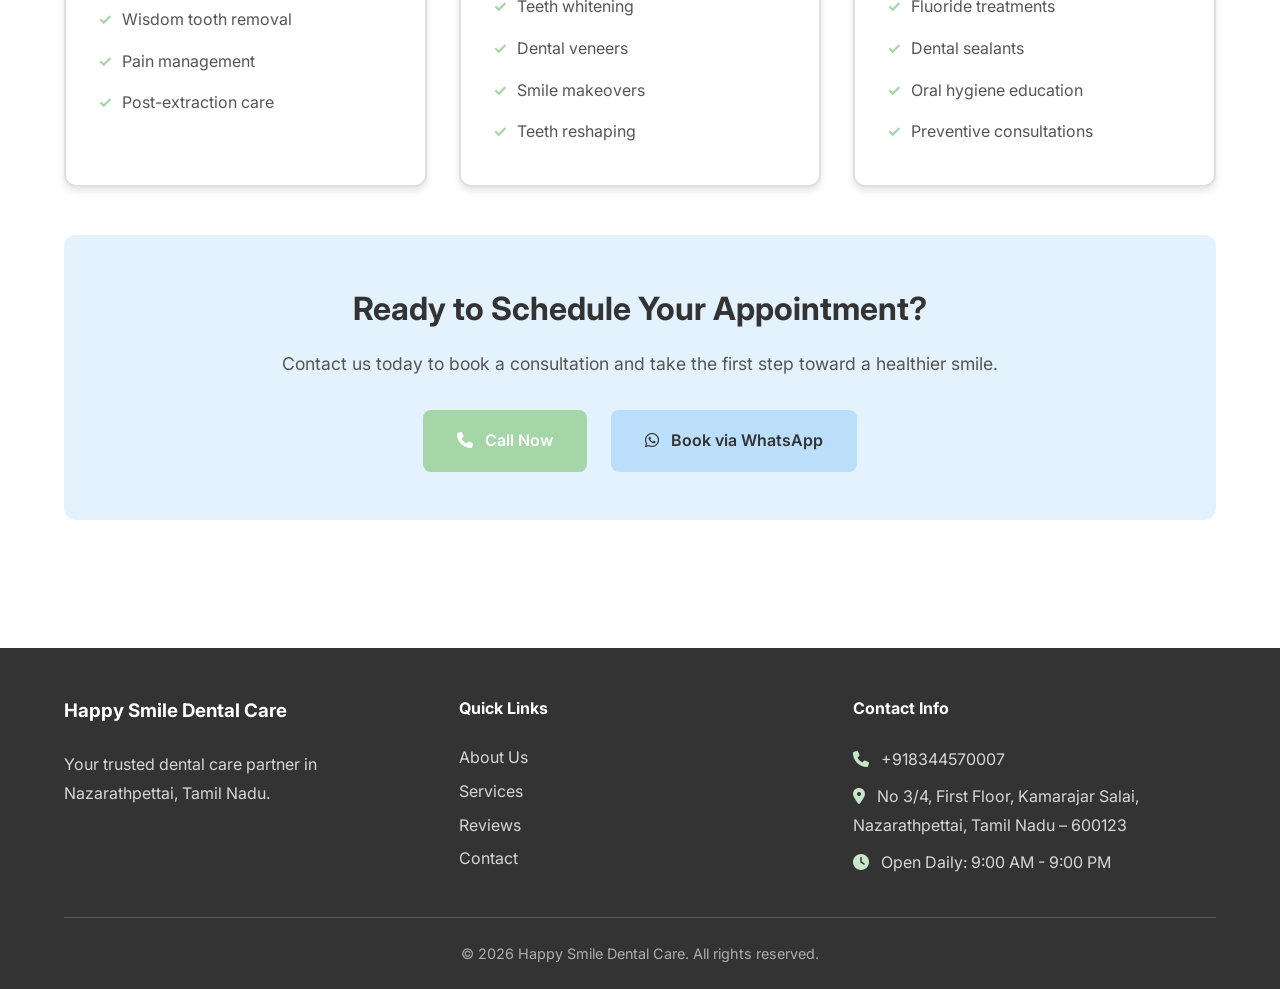
<file: services.html>
<!DOCTYPE html>
<html lang="en">
<head>
    <meta charset="UTF-8">
    <meta name="viewport" content="width=device-width, initial-scale=1.0">
    <meta name="description" content="Comprehensive dental services at Happy Smile Dental Care: Teeth cleaning, checkups, fillings, extractions, cosmetic dentistry, and preventive care in Nazarathpettai.">
    <title>Our Services - Happy Smile Dental Care</title>
    <link rel="stylesheet" href="styles.css">
    <link rel="preconnect" href="https://fonts.googleapis.com">
    <link rel="preconnect" href="https://fonts.gstatic.com" crossorigin>
    <link href="https://fonts.googleapis.com/css2?family=Inter:wght@300;400;500;600;700&family=Noto+Sans+Tamil:wght@400;500;600;700&display=swap" rel="stylesheet">
    <link rel="stylesheet" href="https://cdnjs.cloudflare.com/ajax/libs/font-awesome/6.4.0/css/all.min.css">
</head>
<body>
    <!-- Navigation -->
    <nav class="navbar">
        <div class="container">
            <div class="nav-wrapper">
                <div class="logo">
                    <h1>Happy Smile Dental Care</h1>
                </div>
                <button class="mobile-menu-toggle" aria-label="Toggle menu">
                    <span></span>
                    <span></span>
                    <span></span>
                </button>
                <ul class="nav-menu">
                    <li><a href="index.html">Home</a></li>
                    <li><a href="about.html">About Us</a></li>
                    <li><a href="services.html" class="active">Services</a></li>
                    <li><a href="reviews.html">Reviews</a></li>
                    <li><a href="gallery.html">Gallery</a></li>
                    <li><a href="contact.html">Contact</a></li>
                    <li><a href="tel:+918344570007" class="btn-call">Call Now</a></li>
                </ul>
            </div>
        </div>
    </nav>

    <!-- Page Header -->
    <section class="page-header">
        <div class="container">
            <h1>Our Services</h1>
        </div>
    </section>

    <!-- Services Grid -->
    <section class="services-section">
        <div class="container">
            <p class="section-intro">We offer a comprehensive range of dental services to meet all your oral health needs. From routine cleanings to advanced cosmetic procedures, our experienced team is here to help you achieve and maintain a healthy, beautiful smile.</p>
            
            <div class="services-grid-full">
                <div class="service-card-full">
                    <div class="service-icon-large">
                        <i class="fas fa-tooth"></i>
                    </div>
                    <h3>Teeth Cleaning</h3>
                    <p>Professional dental cleaning removes plaque, tartar, and stains that regular brushing can't eliminate. Our gentle cleaning process helps prevent gum disease and keeps your teeth looking their best. Regular cleanings are essential for maintaining optimal oral health.</p>
                    <ul class="service-features">
                        <li>Plaque and tartar removal</li>
                        <li>Teeth polishing</li>
                        <li>Gum health assessment</li>
                        <li>Oral hygiene tips</li>
                    </ul>
                </div>

                <div class="service-card-full">
                    <div class="service-icon-large">
                        <i class="fas fa-stethoscope"></i>
                    </div>
                    <h3>Dental Checkups</h3>
                    <p>Regular dental checkups are crucial for early detection of potential problems. Our comprehensive examinations include visual inspection, X-rays when needed, and oral cancer screening. We'll discuss your oral health status and recommend any necessary treatments.</p>
                    <ul class="service-features">
                        <li>Comprehensive oral examination</li>
                        <li>X-ray imaging (when needed)</li>
                        <li>Oral cancer screening</li>
                        <li>Treatment planning</li>
                    </ul>
                </div>

                <div class="service-card-full">
                    <div class="service-icon-large">
                        <i class="fas fa-teeth"></i>
                    </div>
                    <h3>Fillings</h3>
                    <p>We provide high-quality dental fillings to restore teeth damaged by decay. Using modern composite materials that match your natural tooth color, we ensure your fillings are both functional and aesthetically pleasing. The procedure is quick and comfortable.</p>
                    <ul class="service-features">
                        <li>Tooth-colored composite fillings</li>
                        <li>Cavity treatment</li>
                        <li>Tooth restoration</li>
                        <li>Pain-free procedure</li>
                    </ul>
                </div>

                <div class="service-card-full">
                    <div class="service-icon-large">
                        <i class="fas fa-teeth-open"></i>
                    </div>
                    <h3>Extractions</h3>
                    <p>When a tooth cannot be saved, we perform gentle extractions with minimal discomfort. Our team ensures you're comfortable throughout the procedure and provides clear aftercare instructions for a smooth recovery.</p>
                    <ul class="service-features">
                        <li>Simple extractions</li>
                        <li>Wisdom tooth removal</li>
                        <li>Pain management</li>
                        <li>Post-extraction care</li>
                    </ul>
                </div>

                <div class="service-card-full">
                    <div class="service-icon-large">
                        <i class="fas fa-smile"></i>
                    </div>
                    <h3>Cosmetic Dentistry</h3>
                    <p>Enhance your smile with our cosmetic dental services. From teeth whitening to veneers, we offer various treatments to improve the appearance of your teeth and boost your confidence. Our cosmetic procedures are designed to look natural and last for years.</p>
                    <ul class="service-features">
                        <li>Teeth whitening</li>
                        <li>Dental veneers</li>
                        <li>Smile makeovers</li>
                        <li>Teeth reshaping</li>
                    </ul>
                </div>

                <div class="service-card-full">
                    <div class="service-icon-large">
                        <i class="fas fa-shield-alt"></i>
                    </div>
                    <h3>Preventive Care</h3>
                    <p>Prevention is the best medicine. Our preventive care services help you avoid dental problems before they start. We provide fluoride treatments, sealants, and personalized oral hygiene guidance to keep your teeth and gums healthy.</p>
                    <ul class="service-features">
                        <li>Fluoride treatments</li>
                        <li>Dental sealants</li>
                        <li>Oral hygiene education</li>
                        <li>Preventive consultations</li>
                    </ul>
                </div>
            </div>

            <div class="cta-section">
                <h2>Ready to Schedule Your Appointment?</h2>
                <p>Contact us today to book a consultation and take the first step toward a healthier smile.</p>
                <div class="cta-buttons">
                    <a href="tel:+918344570007" class="btn btn-primary">
                        <i class="fas fa-phone"></i> Call Now
                    </a>
                    <a href="https://wa.me/918344570007?text=Hello,%20I%20would%20like%20to%20book%20an%20appointment" class="btn btn-secondary" target="_blank">
                        <i class="fab fa-whatsapp"></i> Book via WhatsApp
                    </a>
                </div>
            </div>
        </div>
    </section>

    <!-- Footer -->
    <footer class="footer">
        <div class="container">
            <div class="footer-content">
                <div class="footer-section">
                    <h3>Happy Smile Dental Care</h3>
                    <p>Your trusted dental care partner in Nazarathpettai, Tamil Nadu.</p>
                </div>
                <div class="footer-section">
                    <h4>Quick Links</h4>
                    <ul>
                        <li><a href="about.html">About Us</a></li>
                        <li><a href="services.html">Services</a></li>
                        <li><a href="reviews.html">Reviews</a></li>
                        <li><a href="contact.html">Contact</a></li>
                    </ul>
                </div>
                <div class="footer-section">
                    <h4>Contact Info</h4>
                    <p><i class="fas fa-phone"></i> <a href="tel:+918344570007">+918344570007</a></p>
                    <p><i class="fas fa-map-marker-alt"></i> No 3/4, First Floor, Kamarajar Salai, Nazarathpettai, Tamil Nadu – 600123</p>
                    <p><i class="fas fa-clock"></i> Open Daily: 9:00 AM - 9:00 PM</p>
                </div>
            </div>
            <div class="footer-bottom">
                <p>&copy; 2026 Happy Smile Dental Care. All rights reserved.</p>
            </div>
        </div>
    </footer>

    <!-- WhatsApp Floating Button -->
    <a href="https://wa.me/919150977177?text=Hello,%20I%20would%20like%20to%20book%20an%20appointment" class="whatsapp-float" target="_blank" aria-label="Book appointment on WhatsApp">
        <i class="fab fa-whatsapp"></i>
    </a>

    <script src="script.js"></script>
</body>
</html>
</file>
<file: styles.css>
/* ============================================
   CSS Variables & Design System
   ============================================ */
:root {
    /* Colors */
    --color-primary: #FFFFFF;
    --color-secondary-light: #E3F2FD;
    --color-secondary: #BBDEFB;
    --color-accent-light: #C8E6C9;
    --color-accent: #A5D6A7;
    --color-text-dark: #333333;
    --color-text-medium: #555555;
    --color-text-light: #777777;
    --color-gold: #FFB300;
    --color-border: #E0E0E0;
    
    /* Typography */
    --font-primary: 'Inter', -apple-system, BlinkMacSystemFont, 'Segoe UI', sans-serif;
    --font-tamil: 'Noto Sans Tamil', sans-serif;
    
    /* Spacing */
    --spacing-xs: 0.5rem;
    --spacing-sm: 1rem;
    --spacing-md: 1.5rem;
    --spacing-lg: 2rem;
    --spacing-xl: 3rem;
    --spacing-xxl: 4rem;
    
    /* Border Radius */
    --radius-sm: 4px;
    --radius-md: 8px;
    --radius-lg: 12px;
    --radius-xl: 16px;
    
    /* Shadows */
    --shadow-sm: 0 2px 4px rgba(0, 0, 0, 0.1);
    --shadow-md: 0 4px 6px rgba(0, 0, 0, 0.1);
    --shadow-lg: 0 10px 20px rgba(0, 0, 0, 0.1);
    
    /* Transitions */
    --transition: all 0.3s ease;
}

/* ============================================
   Reset & Base Styles
   ============================================ */
* {
    margin: 0;
    padding: 0;
    box-sizing: border-box;
}

html {
    scroll-behavior: smooth;
}

body {
    font-family: var(--font-primary);
    color: var(--color-text-dark);
    line-height: 1.6;
    background-color: var(--color-primary);
}

.tamil-name {
    font-family: var(--font-tamil);
}

img {
    max-width: 100%;
    height: auto;
    display: block;
}

a {
    text-decoration: none;
    color: inherit;
    transition: var(--transition);
}

ul {
    list-style: none;
}

.container {
    max-width: 1200px;
    margin: 0 auto;
    padding: 0 var(--spacing-md);
}

.text-center {
    text-align: center;
}

/* ============================================
   Navigation
   ============================================ */
.navbar {
    background-color: var(--color-primary);
    box-shadow: var(--shadow-sm);
    position: sticky;
    top: 0;
    z-index: 1000;
    padding: var(--spacing-sm) 0;
}

.nav-wrapper {
    display: flex;
    justify-content: space-between;
    align-items: center;
    flex-wrap: wrap;
}

.logo h1 {
    font-size: 1.5rem;
    font-weight: 700;
    color: var(--color-accent);
    margin-bottom: 0.25rem;
}

.logo .tamil-name {
    font-size: 0.9rem;
    color: var(--color-text-medium);
    font-weight: 500;
}

.nav-menu {
    display: flex;
    align-items: center;
    gap: var(--spacing-md);
    flex-wrap: wrap;
}

.nav-menu a {
    color: var(--color-text-dark);
    font-weight: 500;
    padding: var(--spacing-xs) var(--spacing-sm);
    border-radius: var(--radius-sm);
    position: relative;
}

.nav-menu a:hover,
.nav-menu a.active {
    color: var(--color-accent);
}

.nav-menu a.active::after {
    content: '';
    position: absolute;
    bottom: 0;
    left: var(--spacing-sm);
    right: var(--spacing-sm);
    height: 2px;
    background-color: var(--color-accent);
}

.btn-call {
    background-color: var(--color-accent);
    color: var(--color-primary);
    padding: var(--spacing-xs) var(--spacing-md);
    border-radius: var(--radius-md);
    font-weight: 600;
}

.btn-call:hover {
    background-color: var(--color-accent-light);
    color: var(--color-text-dark);
}

.mobile-menu-toggle {
    display: none;
    flex-direction: column;
    background: none;
    border: none;
    cursor: pointer;
    padding: var(--spacing-xs);
    gap: 4px;
}

.mobile-menu-toggle span {
    width: 25px;
    height: 3px;
    background-color: var(--color-text-dark);
    border-radius: 2px;
    transition: var(--transition);
}

/* ============================================
   Buttons
   ============================================ */
.btn {
    display: inline-block;
    padding: var(--spacing-sm) var(--spacing-lg);
    border-radius: var(--radius-md);
    font-weight: 600;
    text-align: center;
    cursor: pointer;
    transition: var(--transition);
    border: 2px solid transparent;
    font-size: 1rem;
}

.btn i {
    margin-right: var(--spacing-xs);
}

.btn-primary {
    background-color: var(--color-accent);
    color: var(--color-primary);
}

.btn-primary:hover {
    background-color: var(--color-accent-light);
    color: var(--color-text-dark);
    transform: translateY(-2px);
    box-shadow: var(--shadow-md);
}

.btn-secondary {
    background-color: var(--color-secondary);
    color: var(--color-text-dark);
}

.btn-secondary:hover {
    background-color: var(--color-secondary-light);
    transform: translateY(-2px);
    box-shadow: var(--shadow-md);
}

.btn-outline {
    border: 2px solid var(--color-accent);
    color: var(--color-accent);
    background-color: transparent;
}

.btn-outline:hover {
    background-color: var(--color-accent);
    color: var(--color-primary);
}

/* ============================================
   Hero Section
   ============================================ */
.hero {
    background: linear-gradient(135deg, var(--color-secondary-light) 0%, var(--color-accent-light) 100%);
    padding: var(--spacing-xxl) 0;
    min-height: 500px;
    display: flex;
    align-items: center;
}

.hero-content {
    display: grid;
    grid-template-columns: 1fr 1fr;
    gap: var(--spacing-xl);
    align-items: center;
}

.hero-title {
    font-size: 2.5rem;
    font-weight: 700;
    color: var(--color-text-dark);
    margin-bottom: var(--spacing-sm);
    line-height: 1.2;
}

.hero-subtitle {
    font-family: var(--font-tamil);
    font-size: 1.2rem;
    color: var(--color-text-medium);
    margin-bottom: var(--spacing-md);
}

.rating-badge {
    display: flex;
    align-items: center;
    gap: var(--spacing-sm);
    margin-bottom: var(--spacing-md);
    padding: var(--spacing-sm);
    background-color: var(--color-primary);
    border-radius: var(--radius-md);
    box-shadow: var(--shadow-sm);
    width: fit-content;
}

.rating-badge .stars {
    color: var(--color-gold);
    font-size: 1.2rem;
}

.rating-badge .rating {
    font-size: 1.5rem;
    font-weight: 700;
    color: var(--color-text-dark);
}

.rating-badge .reviews {
    color: var(--color-text-medium);
    font-size: 0.9rem;
}

.hero-description {
    font-size: 1.1rem;
    color: var(--color-text-medium);
    margin-bottom: var(--spacing-lg);
    line-height: 1.8;
}

.hero-cta {
    display: flex;
    gap: var(--spacing-md);
    flex-wrap: wrap;
}

.hero-image {
    display: flex;
    justify-content: center;
    align-items: center;
}

.hero-placeholder {
    width: 100%;
    max-width: 400px;
    height: 400px;
    background: linear-gradient(135deg, var(--color-accent) 0%, var(--color-secondary) 100%);
    border-radius: var(--radius-xl);
    display: flex;
    align-items: center;
    justify-content: center;
    box-shadow: var(--shadow-lg);
}

.hero-placeholder i {
    font-size: 8rem;
    color: var(--color-primary);
    opacity: 0.8;
}

/* ============================================
   Quick Services Section
   ============================================ */
.quick-services {
    padding: var(--spacing-xxl) 0;
    background-color: var(--color-primary);
}

.section-title {
    font-size: 2rem;
    font-weight: 700;
    text-align: center;
    margin-bottom: var(--spacing-xl);
    color: var(--color-text-dark);
}

.services-grid {
    display: grid;
    grid-template-columns: repeat(auto-fit, minmax(250px, 1fr));
    gap: var(--spacing-lg);
    margin-bottom: var(--spacing-lg);
}

.service-card {
    background-color: var(--color-primary);
    padding: var(--spacing-lg);
    border-radius: var(--radius-lg);
    box-shadow: var(--shadow-md);
    text-align: center;
    transition: var(--transition);
    border: 2px solid var(--color-border);
}

.service-card:hover {
    transform: translateY(-5px);
    box-shadow: var(--shadow-lg);
    border-color: var(--color-accent);
}

.service-icon {
    width: 80px;
    height: 80px;
    margin: 0 auto var(--spacing-md);
    background: linear-gradient(135deg, var(--color-accent-light) 0%, var(--color-secondary-light) 100%);
    border-radius: 50%;
    display: flex;
    align-items: center;
    justify-content: center;
}

.service-icon i {
    font-size: 2rem;
    color: var(--color-accent);
}

.service-card h3 {
    font-size: 1.3rem;
    margin-bottom: var(--spacing-sm);
    color: var(--color-text-dark);
}

.service-card p {
    color: var(--color-text-medium);
    font-size: 0.95rem;
}

/* ============================================
   Trust Indicators
   ============================================ */
.trust-indicators {
    padding: var(--spacing-xxl) 0;
    background: linear-gradient(135deg, var(--color-secondary-light) 0%, var(--color-accent-light) 100%);
}

.trust-grid {
    display: grid;
    grid-template-columns: repeat(auto-fit, minmax(200px, 1fr));
    gap: var(--spacing-lg);
}

.trust-item {
    text-align: center;
    padding: var(--spacing-lg);
    background-color: var(--color-primary);
    border-radius: var(--radius-lg);
    box-shadow: var(--shadow-sm);
}

.trust-item i {
    font-size: 2.5rem;
    color: var(--color-accent);
    margin-bottom: var(--spacing-sm);
}

.trust-item h3 {
    font-size: 1.2rem;
    margin-bottom: var(--spacing-xs);
    color: var(--color-text-dark);
}

.trust-item p {
    color: var(--color-text-medium);
    font-size: 0.9rem;
}

/* ============================================
   Page Header
   ============================================ */
.page-header {
    background: linear-gradient(135deg, var(--color-secondary-light) 0%, var(--color-accent-light) 100%);
    padding: var(--spacing-xl) 0;
    text-align: center;
}

.page-header h1 {
    font-size: 2.5rem;
    font-weight: 700;
    color: var(--color-text-dark);
    margin-bottom: var(--spacing-xs);
}

.page-header p {
    font-family: var(--font-tamil);
    font-size: 1.2rem;
    color: var(--color-text-medium);
}

/* ============================================
   About Page
   ============================================ */
.about-section {
    padding: var(--spacing-xxl) 0;
}

.bg-light {
    background-color: var(--color-secondary-light);
}

.about-content {
    display: grid;
    grid-template-columns: 1fr 1fr;
    gap: var(--spacing-xl);
    align-items: center;
}

.about-content.reverse {
    direction: rtl;
}

.about-content.reverse > * {
    direction: ltr;
}

.about-text h2 {
    font-size: 2rem;
    font-weight: 700;
    margin-bottom: var(--spacing-md);
    color: var(--color-text-dark);
}

.about-text p {
    font-size: 1.1rem;
    color: var(--color-text-medium);
    margin-bottom: var(--spacing-md);
    line-height: 1.8;
}

.feature-list {
    margin-top: var(--spacing-md);
}

.feature-list li {
    padding: var(--spacing-xs) 0;
    color: var(--color-text-medium);
    display: flex;
    align-items: center;
    gap: var(--spacing-sm);
}

.feature-list i {
    color: var(--color-accent);
    font-size: 1.2rem;
}

.about-image {
    display: flex;
    justify-content: center;
    align-items: center;
}

.about-placeholder {
    width: 100%;
    max-width: 400px;
    height: 300px;
    background: linear-gradient(135deg, var(--color-accent) 0%, var(--color-secondary) 100%);
    border-radius: var(--radius-xl);
    display: flex;
    align-items: center;
    justify-content: center;
    box-shadow: var(--shadow-lg);
}

.about-placeholder i {
    font-size: 6rem;
    color: var(--color-primary);
    opacity: 0.8;
}

.inclusive-section {
    padding: var(--spacing-xl) 0;
    background: linear-gradient(135deg, var(--color-accent-light) 0%, var(--color-secondary-light) 100%);
    text-align: center;
}

.inclusive-content i {
    font-size: 4rem;
    background: linear-gradient(45deg, #FF0000, #FF7F00, #FFFF00, #00FF00, #0000FF, #4B0082, #9400D3);
    -webkit-background-clip: text;
    -webkit-text-fill-color: transparent;
    background-clip: text;
    margin-bottom: var(--spacing-md);
}

.inclusive-content h2 {
    font-size: 2rem;
    margin-bottom: var(--spacing-md);
    color: var(--color-text-dark);
}

.inclusive-content p {
    font-size: 1.1rem;
    color: var(--color-text-medium);
    max-width: 800px;
    margin: 0 auto;
}

/* ============================================
   Services Page
   ============================================ */
.services-section {
    padding: var(--spacing-xxl) 0;
}

.section-intro {
    text-align: center;
    font-size: 1.1rem;
    color: var(--color-text-medium);
    max-width: 800px;
    margin: 0 auto var(--spacing-xl);
    line-height: 1.8;
}

.services-grid-full {
    display: grid;
    grid-template-columns: repeat(auto-fit, minmax(300px, 1fr));
    gap: var(--spacing-lg);
    margin-bottom: var(--spacing-xl);
}

.service-card-full {
    background-color: var(--color-primary);
    padding: var(--spacing-lg);
    border-radius: var(--radius-lg);
    box-shadow: var(--shadow-md);
    transition: var(--transition);
    border: 2px solid var(--color-border);
}

.service-card-full:hover {
    transform: translateY(-5px);
    box-shadow: var(--shadow-lg);
    border-color: var(--color-accent);
}

.service-icon-large {
    width: 100px;
    height: 100px;
    margin: 0 auto var(--spacing-md);
    background: linear-gradient(135deg, var(--color-accent-light) 0%, var(--color-secondary-light) 100%);
    border-radius: 50%;
    display: flex;
    align-items: center;
    justify-content: center;
}

.service-icon-large i {
    font-size: 2.5rem;
    color: var(--color-accent);
}

.service-card-full h3 {
    font-size: 1.5rem;
    margin-bottom: var(--spacing-sm);
    text-align: center;
    color: var(--color-text-dark);
}

.service-card-full p {
    color: var(--color-text-medium);
    margin-bottom: var(--spacing-md);
    line-height: 1.8;
}

.service-features {
    margin-top: var(--spacing-md);
}

.service-features li {
    padding: var(--spacing-xs) 0;
    color: var(--color-text-medium);
    padding-left: var(--spacing-md);
    position: relative;
}

.service-features li::before {
    content: '✓';
    position: absolute;
    left: 0;
    color: var(--color-accent);
    font-weight: bold;
}

.cta-section {
    text-align: center;
    padding: var(--spacing-xl) 0;
    background-color: var(--color-secondary-light);
    border-radius: var(--radius-lg);
    margin-top: var(--spacing-xl);
}

.cta-section h2 {
    font-size: 2rem;
    margin-bottom: var(--spacing-sm);
    color: var(--color-text-dark);
}

.cta-section p {
    font-size: 1.1rem;
    color: var(--color-text-medium);
    margin-bottom: var(--spacing-lg);
}

.cta-buttons {
    display: flex;
    gap: var(--spacing-md);
    justify-content: center;
    flex-wrap: wrap;
}

/* ============================================
   Reviews Page
   ============================================ */
.rating-display {
    padding: var(--spacing-xl) 0;
    background-color: var(--color-secondary-light);
}

.rating-card {
    background-color: var(--color-primary);
    padding: var(--spacing-xl);
    border-radius: var(--radius-lg);
    box-shadow: var(--shadow-md);
    max-width: 800px;
    margin: 0 auto;
}

.rating-main {
    text-align: center;
    margin-bottom: var(--spacing-lg);
    padding-bottom: var(--spacing-lg);
    border-bottom: 2px solid var(--color-border);
}

.rating-number {
    font-size: 4rem;
    font-weight: 700;
    color: var(--color-text-dark);
    margin-bottom: var(--spacing-sm);
}

.rating-stars-large {
    color: var(--color-gold);
    font-size: 2rem;
    margin-bottom: var(--spacing-sm);
}

.rating-count {
    color: var(--color-text-medium);
    font-size: 1.1rem;
}

.rating-breakdown {
    display: flex;
    flex-direction: column;
    gap: var(--spacing-sm);
}

.rating-bar {
    display: flex;
    align-items: center;
    gap: var(--spacing-md);
}

.rating-bar span:first-child {
    min-width: 60px;
    font-size: 0.9rem;
    color: var(--color-text-medium);
}

.bar {
    flex: 1;
    height: 20px;
    background-color: var(--color-border);
    border-radius: var(--radius-sm);
    overflow: hidden;
}

.bar-fill {
    height: 100%;
    background: linear-gradient(90deg, var(--color-accent) 0%, var(--color-accent-light) 100%);
    border-radius: var(--radius-sm);
    transition: width 0.5s ease;
}

.rating-bar span:last-child {
    min-width: 40px;
    text-align: right;
    font-size: 0.9rem;
    color: var(--color-text-medium);
}

.testimonials-section {
    padding: var(--spacing-xxl) 0;
}

.testimonials-grid {
    display: grid;
    grid-template-columns: repeat(auto-fit, minmax(300px, 1fr));
    gap: var(--spacing-lg);
}

.testimonial-card {
    background-color: var(--color-primary);
    padding: var(--spacing-lg);
    border-radius: var(--radius-lg);
    box-shadow: var(--shadow-md);
    transition: var(--transition);
    border: 2px solid var(--color-border);
}

.testimonial-card:hover {
    transform: translateY(-5px);
    box-shadow: var(--shadow-lg);
    border-color: var(--color-accent);
}

.testimonial-header {
    display: flex;
    align-items: center;
    gap: var(--spacing-md);
    margin-bottom: var(--spacing-md);
}

.testimonial-avatar {
    width: 50px;
    height: 50px;
    border-radius: 50%;
    background: linear-gradient(135deg, var(--color-accent) 0%, var(--color-secondary) 100%);
    display: flex;
    align-items: center;
    justify-content: center;
    color: var(--color-primary);
    font-weight: 600;
    font-size: 1.1rem;
}

.testimonial-info h4 {
    font-size: 1.1rem;
    margin-bottom: var(--spacing-xs);
    color: var(--color-text-dark);
}

.testimonial-rating {
    color: var(--color-gold);
    font-size: 0.9rem;
}

.testimonial-text {
    color: var(--color-text-medium);
    line-height: 1.8;
    margin-bottom: var(--spacing-sm);
    font-style: italic;
}

.testimonial-date {
    font-size: 0.85rem;
    color: var(--color-text-light);
}

/* ============================================
   Gallery Page
   ============================================ */
.gallery-section {
    padding: var(--spacing-xxl) 0;
}

.gallery-filters {
    display: flex;
    justify-content: center;
    gap: var(--spacing-sm);
    margin-bottom: var(--spacing-xl);
    flex-wrap: wrap;
}

.filter-btn {
    padding: var(--spacing-xs) var(--spacing-md);
    border: 2px solid var(--color-border);
    background-color: var(--color-primary);
    color: var(--color-text-medium);
    border-radius: var(--radius-md);
    cursor: pointer;
    transition: var(--transition);
    font-weight: 500;
}

.filter-btn:hover,
.filter-btn.active {
    border-color: var(--color-accent);
    background-color: var(--color-accent);
    color: var(--color-primary);
}

.gallery-grid {
    display: grid;
    grid-template-columns: repeat(auto-fill, minmax(300px, 1fr));
    gap: var(--spacing-md);
}

.gallery-item {
    border-radius: var(--radius-lg);
    overflow: hidden;
    box-shadow: var(--shadow-md);
    cursor: pointer;
    transition: var(--transition);
}

.gallery-item:hover {
    transform: scale(1.05);
    box-shadow: var(--shadow-lg);
}

.gallery-image-placeholder {
    width: 100%;
    height: 250px;
    background: linear-gradient(135deg, var(--color-accent-light) 0%, var(--color-secondary-light) 100%);
    display: flex;
    flex-direction: column;
    align-items: center;
    justify-content: center;
    color: var(--color-text-dark);
}

.gallery-image-placeholder i {
    font-size: 4rem;
    margin-bottom: var(--spacing-sm);
    color: var(--color-accent);
}

.gallery-image-placeholder p {
    font-weight: 600;
    color: var(--color-text-medium);
}

/* Lightbox Modal */
.lightbox-modal {
    display: none;
    position: fixed;
    z-index: 2000;
    left: 0;
    top: 0;
    width: 100%;
    height: 100%;
    background-color: rgba(0, 0, 0, 0.9);
    animation: fadeIn 0.3s;
}

.lightbox-modal.active {
    display: flex;
    align-items: center;
    justify-content: center;
}

.lightbox-content {
    position: relative;
    max-width: 90%;
    max-height: 90%;
}

.lightbox-content img {
    max-width: 100%;
    max-height: 90vh;
    border-radius: var(--radius-md);
}

.lightbox-caption {
    color: var(--color-primary);
    text-align: center;
    padding: var(--spacing-sm);
    font-size: 1.1rem;
}

.lightbox-close,
.lightbox-prev,
.lightbox-next {
    position: absolute;
    color: var(--color-primary);
    font-size: 2rem;
    font-weight: bold;
    cursor: pointer;
    padding: var(--spacing-sm);
    transition: var(--transition);
}

.lightbox-close {
    top: 20px;
    right: 40px;
}

.lightbox-prev {
    left: 20px;
    top: 50%;
    transform: translateY(-50%);
}

.lightbox-next {
    right: 20px;
    top: 50%;
    transform: translateY(-50%);
}

.lightbox-close:hover,
.lightbox-prev:hover,
.lightbox-next:hover {
    opacity: 0.7;
}

@keyframes fadeIn {
    from { opacity: 0; }
    to { opacity: 1; }
}

/* ============================================
   Contact Page
   ============================================ */
.contact-section {
    padding: var(--spacing-xxl) 0;
}

.contact-wrapper {
    display: grid;
    grid-template-columns: 1fr 1fr;
    gap: var(--spacing-xl);
}

.contact-info h2 {
    font-size: 2rem;
    margin-bottom: var(--spacing-md);
    color: var(--color-text-dark);
}

.contact-info > p {
    font-size: 1.1rem;
    color: var(--color-text-medium);
    margin-bottom: var(--spacing-lg);
    line-height: 1.8;
}

.contact-card {
    background-color: var(--color-primary);
    padding: var(--spacing-lg);
    border-radius: var(--radius-lg);
    box-shadow: var(--shadow-md);
    margin-bottom: var(--spacing-lg);
}

.contact-item {
    display: flex;
    gap: var(--spacing-md);
    margin-bottom: var(--spacing-lg);
    align-items: flex-start;
}

.contact-item:last-child {
    margin-bottom: 0;
}

.contact-icon {
    width: 50px;
    height: 50px;
    background: linear-gradient(135deg, var(--color-accent-light) 0%, var(--color-secondary-light) 100%);
    border-radius: 50%;
    display: flex;
    align-items: center;
    justify-content: center;
    flex-shrink: 0;
}

.contact-icon i {
    font-size: 1.5rem;
    color: var(--color-accent);
}

.contact-details h3 {
    font-size: 1.2rem;
    margin-bottom: var(--spacing-xs);
    color: var(--color-text-dark);
}

.contact-details p {
    color: var(--color-text-medium);
    margin-bottom: var(--spacing-xs);
}

.contact-details a {
    color: var(--color-accent);
    font-weight: 600;
}

.contact-details a:hover {
    text-decoration: underline;
}

.contact-note {
    font-size: 0.9rem;
    color: var(--color-text-light);
    font-style: italic;
}

.contact-cta {
    display: flex;
    gap: var(--spacing-md);
    flex-wrap: wrap;
}

.contact-map h2 {
    font-size: 2rem;
    margin-bottom: var(--spacing-md);
    color: var(--color-text-dark);
}

.map-container {
    border-radius: var(--radius-lg);
    overflow: hidden;
    box-shadow: var(--shadow-md);
}

.map-container iframe {
    width: 100%;
    border: none;
}

.map-note {
    margin-top: var(--spacing-sm);
    padding: var(--spacing-sm);
    background-color: var(--color-secondary-light);
    border-radius: var(--radius-sm);
    font-size: 0.9rem;
    color: var(--color-text-medium);
}

.map-note i {
    color: var(--color-accent);
    margin-right: var(--spacing-xs);
}

/* ============================================
   Footer
   ============================================ */
.footer {
    background-color: var(--color-text-dark);
    color: var(--color-primary);
    padding: var(--spacing-xl) 0 var(--spacing-md);
    margin-top: var(--spacing-xxl);
}

.footer-content {
    display: grid;
    grid-template-columns: repeat(auto-fit, minmax(250px, 1fr));
    gap: var(--spacing-lg);
    margin-bottom: var(--spacing-lg);
}

.footer-section h3,
.footer-section h4 {
    margin-bottom: var(--spacing-md);
    color: var(--color-primary);
}

.footer-section p {
    color: rgba(255, 255, 255, 0.8);
    margin-bottom: var(--spacing-xs);
    line-height: 1.8;
}

.footer-section .tamil-name {
    color: rgba(255, 255, 255, 0.9);
    font-size: 0.95rem;
}

.footer-section ul li {
    margin-bottom: var(--spacing-xs);
}

.footer-section a {
    color: rgba(255, 255, 255, 0.8);
    transition: var(--transition);
}

.footer-section a:hover {
    color: var(--color-accent-light);
    padding-left: var(--spacing-xs);
}

.footer-section i {
    margin-right: var(--spacing-xs);
    color: var(--color-accent-light);
}

.footer-bottom {
    text-align: center;
    padding-top: var(--spacing-md);
    border-top: 1px solid rgba(255, 255, 255, 0.2);
}

.footer-bottom p {
    color: rgba(255, 255, 255, 0.6);
    font-size: 0.9rem;
}

/* ============================================
   WhatsApp Floating Button
   ============================================ */
.whatsapp-float {
    position: fixed;
    width: 60px;
    height: 60px;
    bottom: 20px;
    right: 20px;
    background-color: #25D366;
    color: var(--color-primary);
    border-radius: 50%;
    text-align: center;
    font-size: 2rem;
    box-shadow: var(--shadow-lg);
    z-index: 999;
    display: flex;
    align-items: center;
    justify-content: center;
    transition: var(--transition);
    animation: pulse 2s infinite;
}

.whatsapp-float:hover {
    transform: scale(1.1);
    box-shadow: 0 6px 20px rgba(37, 211, 102, 0.4);
}

@keyframes pulse {
    0% {
        box-shadow: 0 0 0 0 rgba(37, 211, 102, 0.7);
    }
    70% {
        box-shadow: 0 0 0 10px rgba(37, 211, 102, 0);
    }
    100% {
        box-shadow: 0 0 0 0 rgba(37, 211, 102, 0);
    }
}

/* ============================================
   Responsive Design
   ============================================ */

/* Tablet */
@media (max-width: 1024px) {
    .hero-content,
    .about-content,
    .contact-wrapper {
        grid-template-columns: 1fr;
    }
    
    .about-content.reverse {
        direction: ltr;
    }
    
    .hero-title {
        font-size: 2rem;
    }
    
    .services-grid-full {
        grid-template-columns: repeat(auto-fit, minmax(280px, 1fr));
    }
}

/* Mobile */
@media (max-width: 768px) {
    .mobile-menu-toggle {
        display: flex;
    }
    
    .nav-menu {
        display: none;
        width: 100%;
        flex-direction: column;
        gap: var(--spacing-xs);
        margin-top: var(--spacing-md);
        padding-top: var(--spacing-md);
        border-top: 1px solid var(--color-border);
    }
    
    .nav-menu.active {
        display: flex;
    }
    
    .nav-menu li {
        width: 100%;
    }
    
    .nav-menu a {
        display: block;
        padding: var(--spacing-sm);
        width: 100%;
    }
    
    .hero {
        padding: var(--spacing-xl) 0;
        min-height: auto;
    }
    
    .hero-title {
        font-size: 1.75rem;
    }
    
    .hero-subtitle {
        font-size: 1rem;
    }
    
    .hero-placeholder {
        max-width: 100%;
        height: 300px;
    }
    
    .hero-placeholder i {
        font-size: 5rem;
    }
    
    .section-title {
        font-size: 1.75rem;
    }
    
    .page-header h1 {
        font-size: 2rem;
    }
    
    .services-grid,
    .trust-grid,
    .testimonials-grid {
        grid-template-columns: 1fr;
    }
    
    .services-grid-full {
        grid-template-columns: 1fr;
    }
    
    .hero-cta,
    .cta-buttons,
    .contact-cta {
        flex-direction: column;
    }
    
    .btn {
        width: 100%;
    }
    
    .gallery-grid {
        grid-template-columns: 1fr;
    }
    
    .contact-wrapper {
        grid-template-columns: 1fr;
    }
    
    .rating-number {
        font-size: 3rem;
    }
    
    .whatsapp-float {
        width: 50px;
        height: 50px;
        font-size: 1.5rem;
        bottom: 15px;
        right: 15px;
    }
}

/* Small Mobile */
@media (max-width: 480px) {
    .container {
        padding: 0 var(--spacing-sm);
    }
    
    .hero-title {
        font-size: 1.5rem;
    }
    
    .section-title,
    .page-header h1 {
        font-size: 1.5rem;
    }
    
    .about-text h2,
    .contact-info h2,
    .contact-map h2 {
        font-size: 1.5rem;
    }
    
    .rating-number {
        font-size: 2.5rem;
    }
    
    .rating-stars-large {
        font-size: 1.5rem;
    }
}
</file>
